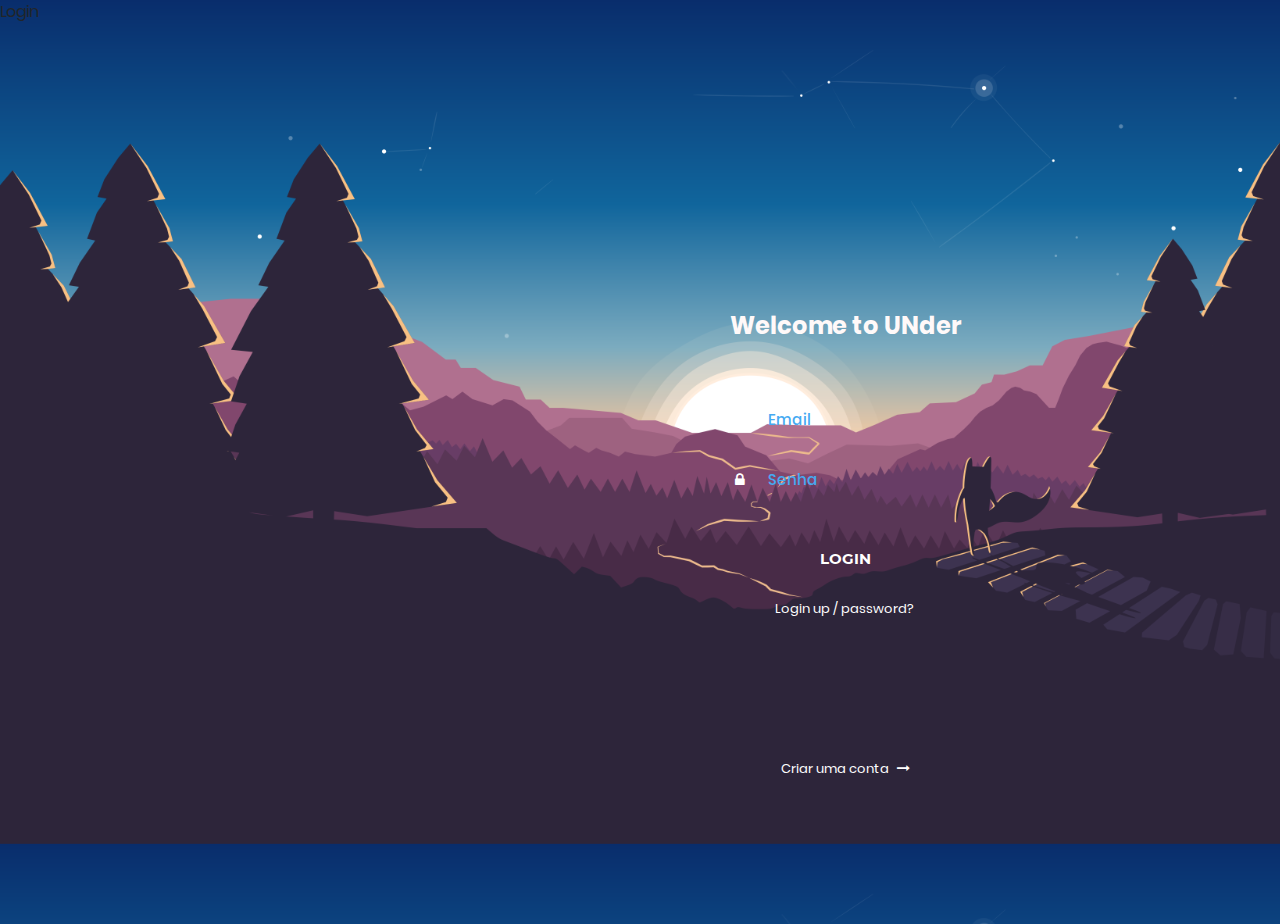
<file: floyd/index.html>
<!DOCTYPE html>
<html lang="pt-br">
Login
	<title>Login</title>
	<meta charset="UTF-8">
	<meta name="viewport" content="width=device-width, initial-scale=1">
<!--===============================================================================================-->	
	<link rel="icon" type="image/png" href=""/>
<!--===============================================================================================-->
	<link rel="stylesheet" type="text/css" href="vendor/bootstrap/css/bootstrap.min.css">
<!--===============================================================================================-->
	<link rel="stylesheet" type="text/css" href="fonts/font-awesome-4.7.0/css/font-awesome.min.css">
<!--===============================================================================================-->
	<link rel="stylesheet" type="text/css" href="vendor/animate/animate.css">
<!--===============================================================================================-->	
	<link rel="stylesheet" type="text/css" href="vendor/css-hamburgers/hamburgers.min.css">
<!--===============================================================================================-->
	<link rel="stylesheet" type="text/css" href="vendor/select2/select2.min.css">
<!--===============================================================================================-->
	<link rel="stylesheet" type="text/css" href="css/util.css">
	<link rel="stylesheet" type="text/css" href="css/main.css">
<!--===============================================================================================-->
</head>
<body background="LVtDUQX.png">
   
	<div class="limiter">
		<div class="container-login100">
			<div class="wrap-login100">
				<div class="login100-pic js-tilt" data-tilt>
				</div>
              
				<form class="login100-form validate-form">
					<span class="login100-form-title">
						Welcome to UNder
					</span>
                
					<div class="wrap-input100 validate-input" data-validate = "Email valido é solicitado: ex@abc.xyz">
						<input class="input100" type="text" name="email" placeholder="Email">
						<span class="focus-input100"></span>
						<span class="symbol-input100">
						<i class="fa fa-envelope" aria-hidden="true"></i>
						</span>
					</div>
					<div class="wrap-input100 validate-input" data-validate = "Senha é solicitada">
						<input class="input100" type="password" name="pass" placeholder="Senha">
						<span class="focus-input100"></span>
						<span class="symbol-input100">
							<i class="fa fa-lock" aria-hidden="true"></i>
						</span>
					</div>
               
					<div class="container-login100-form-btn">
						<button class="login100-form-btn">
							Login
						</button>
					</div>

					<div class="text-center p-t-12">
						<a class="txt1" href="#">
							Login up
						</a>
						<a class="txt2" href="#">
							/
						</a>
						<a class="txt2" href="#">
							password?
						</a>
					</div>
                   
					<div class="text-center p-t-136">
						<a class="txt2" href="criar conta.html">
							Criar uma conta
							<i class="fa fa-long-arrow-right m-l-5" aria-hidden="true"></i>
                        
						</a>
                    
					</div>
			    	</form>
		      	</div>
		    </div>
	          </div>
	
	

	
<!--===============================================================================================-->	
	<script src="vendor/jquery/jquery-3.2.1.min.js"></script>
<!--===============================================================================================-->
	<script src="vendor/bootstrap/js/popper.js"></script>
	<script src="vendor/bootstrap/js/bootstrap.min.js"></script>
<!--===============================================================================================-->
	<script src="vendor/select2/select2.min.js"></script>
<!--===============================================================================================-->
	<script src="vendor/tilt/tilt.jquery.min.js"></script>
	<script >
		$('.js-tilt').tilt({
			scale: 1.1
		})
	</script>
<!--===============================================================================================-->
	<script src="js/main.js"></script>

</body>
</html>
</file>
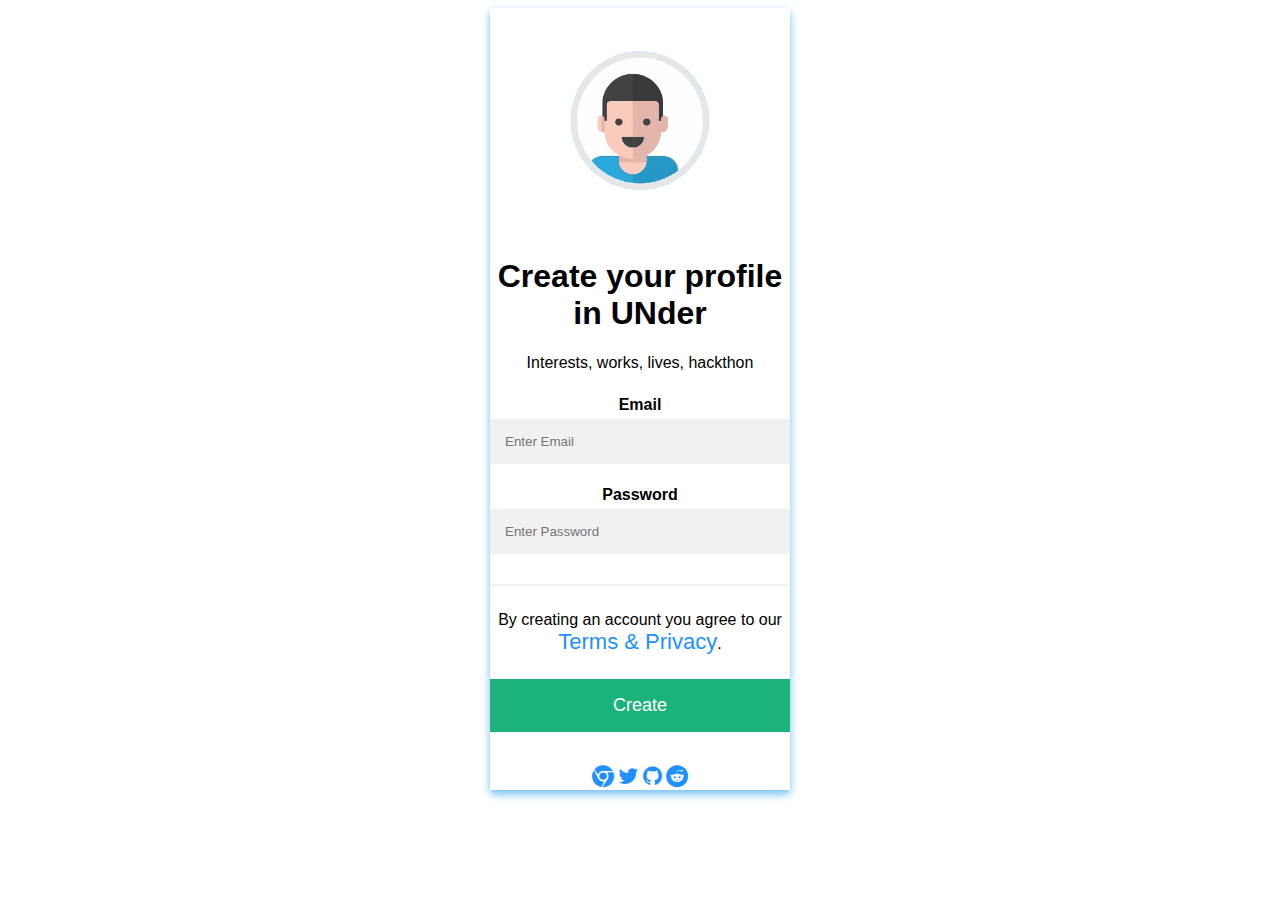
<file: floyd/criar conta.html>
<!DOCTYPE html>
<html>
<head>
<link rel="stylesheet" href="https://cdnjs.cloudflare.com/ajax/libs/font-awesome/4.7.0/css/font-awesome.min.css">
<link rel="stylesheet" type="text/css" href="criarconta.css" />
</head>
<body>

<div class="card">
  <img src="icon4-unscreen.gif" alt="icone1" style="width:100%">
  <h1>Create your profile in UNder</h1>
  <p class="title"></p>
  <p>Interests, works, lives, hackthon</p>
  <div style="margin: 24px 0;">
    <label for="email"><b>Email</b></label>
    <input type="text" placeholder="Enter Email" name="email" id="email" required>

    <label for="psw"><b>Password</b></label>
    <input type="password" placeholder="Enter Password" name="psw" id="psw" required>
    <hr>
    <p>By creating an account you agree to our <a href="#">Terms & Privacy</a>.</p>

    <button type="submit" class="registerbtn">Create</button>
  </div>
    <a href="#"><i class="fa fa-chrome"></i></a> 
    <a href="https://twitter.com/"><i class="fa fa-twitter"></i></a>  
    <a href="#"><i class="fa fa-github"></i></a>  
    <a href="#"><i class="fa fa-reddit"></i></a> 
  </div>
</div>
<a> </a>

</body>
</html>
</file>
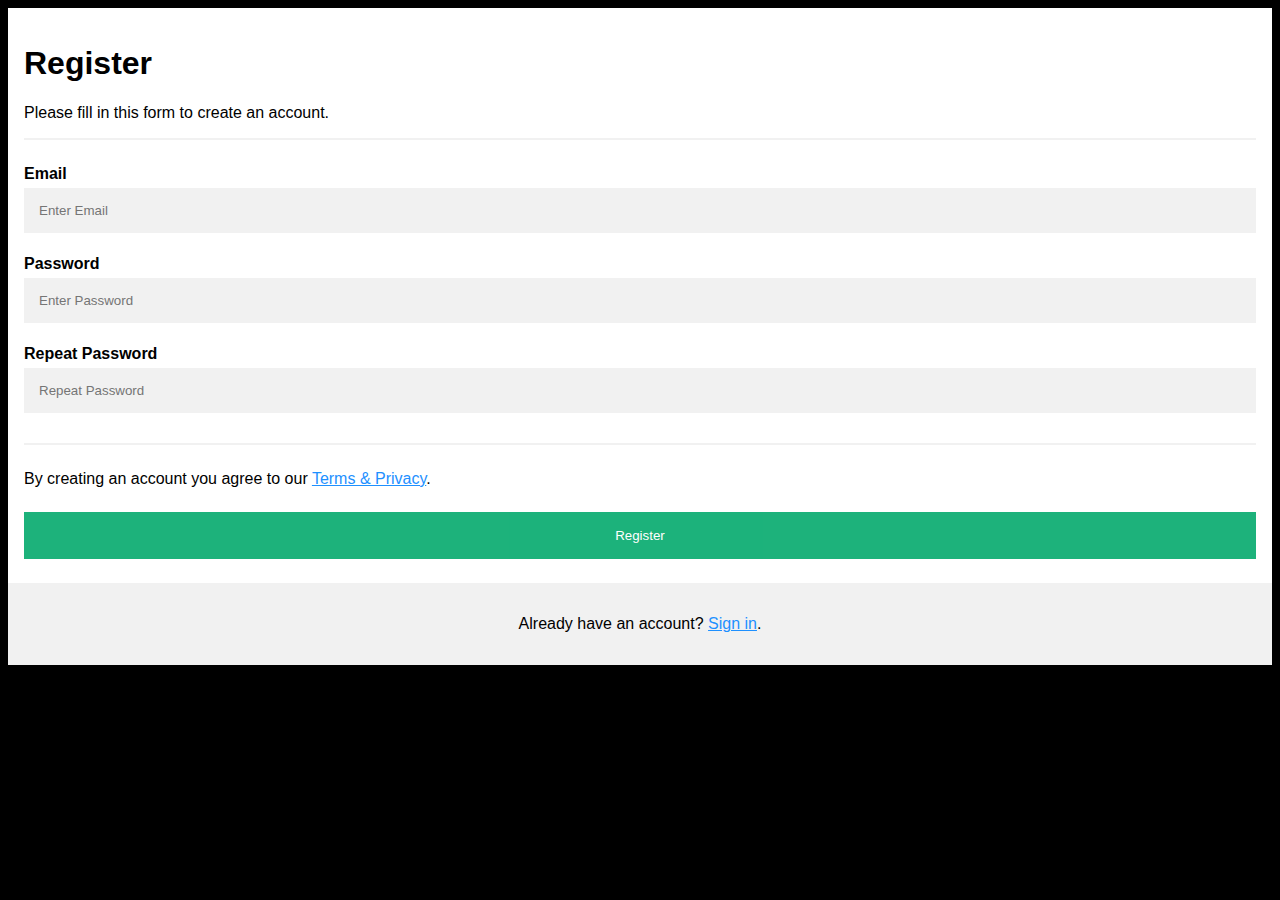
<file: floyd/register/register.html>
<!DOCTYPE html>
<html>
<head>
<meta name="viewport" content="width=device-width, initial-scale=1">
<style>
body {
  font-family: Arial, Helvetica, sans-serif;
  background-color: black;
}

* {
  box-sizing: border-box;
}

/* Add padding to containers */
.container {
  padding: 16px;
  background-color: white;
}

/* Full-width input fields */
input[type=text], input[type=password] {
  width: 100%;
  padding: 15px;
  margin: 5px 0 22px 0;
  display: inline-block;
  border: none;
  background: #f1f1f1;
}

input[type=text]:focus, input[type=password]:focus {
  background-color: #ddd;
  outline: none;
}

/* Overwrite default styles of hr */
hr {
  border: 1px solid #f1f1f1;
  margin-bottom: 25px;
}

/* Set a style for the submit button */
.registerbtn {
  background-color: #04AA6D;
  color: white;
  padding: 16px 20px;
  margin: 8px 0;
  border: none;
  cursor: pointer;
  width: 100%;
  opacity: 0.9;
}

.registerbtn:hover {
  opacity: 1;
}

/* Add a blue text color to links */
a {
  color: dodgerblue;
}

/* Set a grey background color and center the text of the "sign in" section */
.signin {
  background-color: #f1f1f1;
  text-align: center;
}
</style>
</head>
<body>

<form action="/action_page.php">
  <div class="container">
    <h1>Register</h1>
    <p>Please fill in this form to create an account.</p>
    <hr>

    <label for="email"><b>Email</b></label>
    <input type="text" placeholder="Enter Email" name="email" id="email" required>

    <label for="psw"><b>Password</b></label>
    <input type="password" placeholder="Enter Password" name="psw" id="psw" required>

    <label for="psw-repeat"><b>Repeat Password</b></label>
    <input type="password" placeholder="Repeat Password" name="psw-repeat" id="psw-repeat" required>
    <hr>
    <p>By creating an account you agree to our <a href="#">Terms & Privacy</a>.</p>

    <button type="submit" class="registerbtn">Register</button>
  </div>
  
  <div class="container signin">
    <p>Already have an account? <a href="#">Sign in</a>.</p>
  </div>
</form>

</body>
</html>
</file>
<file: floyd/css/util.css>
/*[ FONT SIZE ]
///////////////////////////////////////////////////////////
*/
.fs-1 {font-size: 1px;}
.fs-2 {font-size: 2px;}
.fs-3 {font-size: 3px;}
.fs-4 {font-size: 4px;}
.fs-5 {font-size: 5px;}
.fs-6 {font-size: 6px;}
.fs-7 {font-size: 7px;}
.fs-8 {font-size: 8px;}
.fs-9 {font-size: 9px;}
.fs-10 {font-size: 10px;}
.fs-11 {font-size: 11px;}
.fs-12 {font-size: 12px;}
.fs-13 {font-size: 13px;}
.fs-14 {font-size: 14px;}
.fs-15 {font-size: 15px;}
.fs-16 {font-size: 16px;}
.fs-17 {font-size: 17px;}
.fs-18 {font-size: 18px;}
.fs-19 {font-size: 19px;}
.fs-20 {font-size: 20px;}
.fs-21 {font-size: 21px;}
.fs-22 {font-size: 22px;}
.fs-23 {font-size: 23px;}
.fs-24 {font-size: 24px;}
.fs-25 {font-size: 25px;}
.fs-26 {font-size: 26px;}
.fs-27 {font-size: 27px;}
.fs-28 {font-size: 28px;}
.fs-29 {font-size: 29px;}
.fs-30 {font-size: 30px;}
.fs-31 {font-size: 31px;}
.fs-32 {font-size: 32px;}
.fs-33 {font-size: 33px;}
.fs-34 {font-size: 34px;}
.fs-35 {font-size: 35px;}
.fs-36 {font-size: 36px;}
.fs-37 {font-size: 37px;}
.fs-38 {font-size: 38px;}
.fs-39 {font-size: 39px;}
.fs-40 {font-size: 40px;}
.fs-41 {font-size: 41px;}
.fs-42 {font-size: 42px;}
.fs-43 {font-size: 43px;}
.fs-44 {font-size: 44px;}
.fs-45 {font-size: 45px;}
.fs-46 {font-size: 46px;}
.fs-47 {font-size: 47px;}
.fs-48 {font-size: 48px;}
.fs-49 {font-size: 49px;}
.fs-50 {font-size: 50px;}
.fs-51 {font-size: 51px;}
.fs-52 {font-size: 52px;}
.fs-53 {font-size: 53px;}
.fs-54 {font-size: 54px;}
.fs-55 {font-size: 55px;}
.fs-56 {font-size: 56px;}
.fs-57 {font-size: 57px;}
.fs-58 {font-size: 58px;}
.fs-59 {font-size: 59px;}
.fs-60 {font-size: 60px;}
.fs-61 {font-size: 61px;}
.fs-62 {font-size: 62px;}
.fs-63 {font-size: 63px;}
.fs-64 {font-size: 64px;}
.fs-65 {font-size: 65px;}
.fs-66 {font-size: 66px;}
.fs-67 {font-size: 67px;}
.fs-68 {font-size: 68px;}
.fs-69 {font-size: 69px;}
.fs-70 {font-size: 70px;}
.fs-71 {font-size: 71px;}
.fs-72 {font-size: 72px;}
.fs-73 {font-size: 73px;}
.fs-74 {font-size: 74px;}
.fs-75 {font-size: 75px;}
.fs-76 {font-size: 76px;}
.fs-77 {font-size: 77px;}
.fs-78 {font-size: 78px;}
.fs-79 {font-size: 79px;}
.fs-80 {font-size: 80px;}
.fs-81 {font-size: 81px;}
.fs-82 {font-size: 82px;}
.fs-83 {font-size: 83px;}
.fs-84 {font-size: 84px;}
.fs-85 {font-size: 85px;}
.fs-86 {font-size: 86px;}
.fs-87 {font-size: 87px;}
.fs-88 {font-size: 88px;}
.fs-89 {font-size: 89px;}
.fs-90 {font-size: 90px;}
.fs-91 {font-size: 91px;}
.fs-92 {font-size: 92px;}
.fs-93 {font-size: 93px;}
.fs-94 {font-size: 94px;}
.fs-95 {font-size: 95px;}
.fs-96 {font-size: 96px;}
.fs-97 {font-size: 97px;}
.fs-98 {font-size: 98px;}
.fs-99 {font-size: 99px;}
.fs-100 {font-size: 100px;}
.fs-101 {font-size: 101px;}
.fs-102 {font-size: 102px;}
.fs-103 {font-size: 103px;}
.fs-104 {font-size: 104px;}
.fs-105 {font-size: 105px;}
.fs-106 {font-size: 106px;}
.fs-107 {font-size: 107px;}
.fs-108 {font-size: 108px;}
.fs-109 {font-size: 109px;}
.fs-110 {font-size: 110px;}
.fs-111 {font-size: 111px;}
.fs-112 {font-size: 112px;}
.fs-113 {font-size: 113px;}
.fs-114 {font-size: 114px;}
.fs-115 {font-size: 115px;}
.fs-116 {font-size: 116px;}
.fs-117 {font-size: 117px;}
.fs-118 {font-size: 118px;}
.fs-119 {font-size: 119px;}
.fs-120 {font-size: 120px;}
.fs-121 {font-size: 121px;}
.fs-122 {font-size: 122px;}
.fs-123 {font-size: 123px;}
.fs-124 {font-size: 124px;}
.fs-125 {font-size: 125px;}
.fs-126 {font-size: 126px;}
.fs-127 {font-size: 127px;}
.fs-128 {font-size: 128px;}
.fs-129 {font-size: 129px;}
.fs-130 {font-size: 130px;}
.fs-131 {font-size: 131px;}
.fs-132 {font-size: 132px;}
.fs-133 {font-size: 133px;}
.fs-134 {font-size: 134px;}
.fs-135 {font-size: 135px;}
.fs-136 {font-size: 136px;}
.fs-137 {font-size: 137px;}
.fs-138 {font-size: 138px;}
.fs-139 {font-size: 139px;}
.fs-140 {font-size: 140px;}
.fs-141 {font-size: 141px;}
.fs-142 {font-size: 142px;}
.fs-143 {font-size: 143px;}
.fs-144 {font-size: 144px;}
.fs-145 {font-size: 145px;}
.fs-146 {font-size: 146px;}
.fs-147 {font-size: 147px;}
.fs-148 {font-size: 148px;}
.fs-149 {font-size: 149px;}
.fs-150 {font-size: 150px;}
.fs-151 {font-size: 151px;}
.fs-152 {font-size: 152px;}
.fs-153 {font-size: 153px;}
.fs-154 {font-size: 154px;}
.fs-155 {font-size: 155px;}
.fs-156 {font-size: 156px;}
.fs-157 {font-size: 157px;}
.fs-158 {font-size: 158px;}
.fs-159 {font-size: 159px;}
.fs-160 {font-size: 160px;}
.fs-161 {font-size: 161px;}
.fs-162 {font-size: 162px;}
.fs-163 {font-size: 163px;}
.fs-164 {font-size: 164px;}
.fs-165 {font-size: 165px;}
.fs-166 {font-size: 166px;}
.fs-167 {font-size: 167px;}
.fs-168 {font-size: 168px;}
.fs-169 {font-size: 169px;}
.fs-170 {font-size: 170px;}
.fs-171 {font-size: 171px;}
.fs-172 {font-size: 172px;}
.fs-173 {font-size: 173px;}
.fs-174 {font-size: 174px;}
.fs-175 {font-size: 175px;}
.fs-176 {font-size: 176px;}
.fs-177 {font-size: 177px;}
.fs-178 {font-size: 178px;}
.fs-179 {font-size: 179px;}
.fs-180 {font-size: 180px;}
.fs-181 {font-size: 181px;}
.fs-182 {font-size: 182px;}
.fs-183 {font-size: 183px;}
.fs-184 {font-size: 184px;}
.fs-185 {font-size: 185px;}
.fs-186 {font-size: 186px;}
.fs-187 {font-size: 187px;}
.fs-188 {font-size: 188px;}
.fs-189 {font-size: 189px;}
.fs-190 {font-size: 190px;}
.fs-191 {font-size: 191px;}
.fs-192 {font-size: 192px;}
.fs-193 {font-size: 193px;}
.fs-194 {font-size: 194px;}
.fs-195 {font-size: 195px;}
.fs-196 {font-size: 196px;}
.fs-197 {font-size: 197px;}
.fs-198 {font-size: 198px;}
.fs-199 {font-size: 199px;}
.fs-200 {font-size: 200px;}

/*[ PADDING ]
///////////////////////////////////////////////////////////
*/
.p-t-0 {padding-top: 0px;}
.p-t-1 {padding-top: 1px;}
.p-t-2 {padding-top: 2px;}
.p-t-3 {padding-top: 3px;}
.p-t-4 {padding-top: 4px;}
.p-t-5 {padding-top: 5px;}
.p-t-6 {padding-top: 6px;}
.p-t-7 {padding-top: 7px;}
.p-t-8 {padding-top: 8px;}
.p-t-9 {padding-top: 9px;}
.p-t-10 {padding-top: 10px;}
.p-t-11 {padding-top: 11px;}
.p-t-12 {padding-top: 12px;}
.p-t-13 {padding-top: 13px;}
.p-t-14 {padding-top: 14px;}
.p-t-15 {padding-top: 15px;}
.p-t-16 {padding-top: 16px;}
.p-t-17 {padding-top: 17px;}
.p-t-18 {padding-top: 18px;}
.p-t-19 {padding-top: 19px;}
.p-t-20 {padding-top: 20px;}
.p-t-21 {padding-top: 21px;}
.p-t-22 {padding-top: 22px;}
.p-t-23 {padding-top: 23px;}
.p-t-24 {padding-top: 24px;}
.p-t-25 {padding-top: 25px;}
.p-t-26 {padding-top: 26px;}
.p-t-27 {padding-top: 27px;}
.p-t-28 {padding-top: 28px;}
.p-t-29 {padding-top: 29px;}
.p-t-30 {padding-top: 30px;}
.p-t-31 {padding-top: 31px;}
.p-t-32 {padding-top: 32px;}
.p-t-33 {padding-top: 33px;}
.p-t-34 {padding-top: 34px;}
.p-t-35 {padding-top: 35px;}
.p-t-36 {padding-top: 36px;}
.p-t-37 {padding-top: 37px;}
.p-t-38 {padding-top: 38px;}
.p-t-39 {padding-top: 39px;}
.p-t-40 {padding-top: 40px;}
.p-t-41 {padding-top: 41px;}
.p-t-42 {padding-top: 42px;}
.p-t-43 {padding-top: 43px;}
.p-t-44 {padding-top: 44px;}
.p-t-45 {padding-top: 45px;}
.p-t-46 {padding-top: 46px;}
.p-t-47 {padding-top: 47px;}
.p-t-48 {padding-top: 48px;}
.p-t-49 {padding-top: 49px;}
.p-t-50 {padding-top: 50px;}
.p-t-51 {padding-top: 51px;}
.p-t-52 {padding-top: 52px;}
.p-t-53 {padding-top: 53px;}
.p-t-54 {padding-top: 54px;}
.p-t-55 {padding-top: 55px;}
.p-t-56 {padding-top: 56px;}
.p-t-57 {padding-top: 57px;}
.p-t-58 {padding-top: 58px;}
.p-t-59 {padding-top: 59px;}
.p-t-60 {padding-top: 60px;}
.p-t-61 {padding-top: 61px;}
.p-t-62 {padding-top: 62px;}
.p-t-63 {padding-top: 63px;}
.p-t-64 {padding-top: 64px;}
.p-t-65 {padding-top: 65px;}
.p-t-66 {padding-top: 66px;}
.p-t-67 {padding-top: 67px;}
.p-t-68 {padding-top: 68px;}
.p-t-69 {padding-top: 69px;}
.p-t-70 {padding-top: 70px;}
.p-t-71 {padding-top: 71px;}
.p-t-72 {padding-top: 72px;}
.p-t-73 {padding-top: 73px;}
.p-t-74 {padding-top: 74px;}
.p-t-75 {padding-top: 75px;}
.p-t-76 {padding-top: 76px;}
.p-t-77 {padding-top: 77px;}
.p-t-78 {padding-top: 78px;}
.p-t-79 {padding-top: 79px;}
.p-t-80 {padding-top: 80px;}
.p-t-81 {padding-top: 81px;}
.p-t-82 {padding-top: 82px;}
.p-t-83 {padding-top: 83px;}
.p-t-84 {padding-top: 84px;}
.p-t-85 {padding-top: 85px;}
.p-t-86 {padding-top: 86px;}
.p-t-87 {padding-top: 87px;}
.p-t-88 {padding-top: 88px;}
.p-t-89 {padding-top: 89px;}
.p-t-90 {padding-top: 90px;}
.p-t-91 {padding-top: 91px;}
.p-t-92 {padding-top: 92px;}
.p-t-93 {padding-top: 93px;}
.p-t-94 {padding-top: 94px;}
.p-t-95 {padding-top: 95px;}
.p-t-96 {padding-top: 96px;}
.p-t-97 {padding-top: 97px;}
.p-t-98 {padding-top: 98px;}
.p-t-99 {padding-top: 99px;}
.p-t-100 {padding-top: 100px;}
.p-t-101 {padding-top: 101px;}
.p-t-102 {padding-top: 102px;}
.p-t-103 {padding-top: 103px;}
.p-t-104 {padding-top: 104px;}
.p-t-105 {padding-top: 105px;}
.p-t-106 {padding-top: 106px;}
.p-t-107 {padding-top: 107px;}
.p-t-108 {padding-top: 108px;}
.p-t-109 {padding-top: 109px;}
.p-t-110 {padding-top: 110px;}
.p-t-111 {padding-top: 111px;}
.p-t-112 {padding-top: 112px;}
.p-t-113 {padding-top: 113px;}
.p-t-114 {padding-top: 114px;}
.p-t-115 {padding-top: 115px;}
.p-t-116 {padding-top: 116px;}
.p-t-117 {padding-top: 117px;}
.p-t-118 {padding-top: 118px;}
.p-t-119 {padding-top: 119px;}
.p-t-120 {padding-top: 120px;}
.p-t-121 {padding-top: 121px;}
.p-t-122 {padding-top: 122px;}
.p-t-123 {padding-top: 123px;}
.p-t-124 {padding-top: 124px;}
.p-t-125 {padding-top: 125px;}
.p-t-126 {padding-top: 126px;}
.p-t-127 {padding-top: 127px;}
.p-t-128 {padding-top: 128px;}
.p-t-129 {padding-top: 129px;}
.p-t-130 {padding-top: 130px;}
.p-t-131 {padding-top: 131px;}
.p-t-132 {padding-top: 132px;}
.p-t-133 {padding-top: 133px;}
.p-t-134 {padding-top: 134px;}
.p-t-135 {padding-top: 135px;}
.p-t-136 {padding-top: 136px;}
.p-t-137 {padding-top: 137px;}
.p-t-138 {padding-top: 138px;}
.p-t-139 {padding-top: 139px;}
.p-t-140 {padding-top: 140px;}
.p-t-141 {padding-top: 141px;}
.p-t-142 {padding-top: 142px;}
.p-t-143 {padding-top: 143px;}
.p-t-144 {padding-top: 144px;}
.p-t-145 {padding-top: 145px;}
.p-t-146 {padding-top: 146px;}
.p-t-147 {padding-top: 147px;}
.p-t-148 {padding-top: 148px;}
.p-t-149 {padding-top: 149px;}
.p-t-150 {padding-top: 150px;}
.p-t-151 {padding-top: 151px;}
.p-t-152 {padding-top: 152px;}
.p-t-153 {padding-top: 153px;}
.p-t-154 {padding-top: 154px;}
.p-t-155 {padding-top: 155px;}
.p-t-156 {padding-top: 156px;}
.p-t-157 {padding-top: 157px;}
.p-t-158 {padding-top: 158px;}
.p-t-159 {padding-top: 159px;}
.p-t-160 {padding-top: 160px;}
.p-t-161 {padding-top: 161px;}
.p-t-162 {padding-top: 162px;}
.p-t-163 {padding-top: 163px;}
.p-t-164 {padding-top: 164px;}
.p-t-165 {padding-top: 165px;}
.p-t-166 {padding-top: 166px;}
.p-t-167 {padding-top: 167px;}
.p-t-168 {padding-top: 168px;}
.p-t-169 {padding-top: 169px;}
.p-t-170 {padding-top: 170px;}
.p-t-171 {padding-top: 171px;}
.p-t-172 {padding-top: 172px;}
.p-t-173 {padding-top: 173px;}
.p-t-174 {padding-top: 174px;}
.p-t-175 {padding-top: 175px;}
.p-t-176 {padding-top: 176px;}
.p-t-177 {padding-top: 177px;}
.p-t-178 {padding-top: 178px;}
.p-t-179 {padding-top: 179px;}
.p-t-180 {padding-top: 180px;}
.p-t-181 {padding-top: 181px;}
.p-t-182 {padding-top: 182px;}
.p-t-183 {padding-top: 183px;}
.p-t-184 {padding-top: 184px;}
.p-t-185 {padding-top: 185px;}
.p-t-186 {padding-top: 186px;}
.p-t-187 {padding-top: 187px;}
.p-t-188 {padding-top: 188px;}
.p-t-189 {padding-top: 189px;}
.p-t-190 {padding-top: 190px;}
.p-t-191 {padding-top: 191px;}
.p-t-192 {padding-top: 192px;}
.p-t-193 {padding-top: 193px;}
.p-t-194 {padding-top: 194px;}
.p-t-195 {padding-top: 195px;}
.p-t-196 {padding-top: 196px;}
.p-t-197 {padding-top: 197px;}
.p-t-198 {padding-top: 198px;}
.p-t-199 {padding-top: 199px;}
.p-t-200 {padding-top: 200px;}
.p-t-201 {padding-top: 201px;}
.p-t-202 {padding-top: 202px;}
.p-t-203 {padding-top: 203px;}
.p-t-204 {padding-top: 204px;}
.p-t-205 {padding-top: 205px;}
.p-t-206 {padding-top: 206px;}
.p-t-207 {padding-top: 207px;}
.p-t-208 {padding-top: 208px;}
.p-t-209 {padding-top: 209px;}
.p-t-210 {padding-top: 210px;}
.p-t-211 {padding-top: 211px;}
.p-t-212 {padding-top: 212px;}
.p-t-213 {padding-top: 213px;}
.p-t-214 {padding-top: 214px;}
.p-t-215 {padding-top: 215px;}
.p-t-216 {padding-top: 216px;}
.p-t-217 {padding-top: 217px;}
.p-t-218 {padding-top: 218px;}
.p-t-219 {padding-top: 219px;}
.p-t-220 {padding-top: 220px;}
.p-t-221 {padding-top: 221px;}
.p-t-222 {padding-top: 222px;}
.p-t-223 {padding-top: 223px;}
.p-t-224 {padding-top: 224px;}
.p-t-225 {padding-top: 225px;}
.p-t-226 {padding-top: 226px;}
.p-t-227 {padding-top: 227px;}
.p-t-228 {padding-top: 228px;}
.p-t-229 {padding-top: 229px;}
.p-t-230 {padding-top: 230px;}
.p-t-231 {padding-top: 231px;}
.p-t-232 {padding-top: 232px;}
.p-t-233 {padding-top: 233px;}
.p-t-234 {padding-top: 234px;}
.p-t-235 {padding-top: 235px;}
.p-t-236 {padding-top: 236px;}
.p-t-237 {padding-top: 237px;}
.p-t-238 {padding-top: 238px;}
.p-t-239 {padding-top: 239px;}
.p-t-240 {padding-top: 240px;}
.p-t-241 {padding-top: 241px;}
.p-t-242 {padding-top: 242px;}
.p-t-243 {padding-top: 243px;}
.p-t-244 {padding-top: 244px;}
.p-t-245 {padding-top: 245px;}
.p-t-246 {padding-top: 246px;}
.p-t-247 {padding-top: 247px;}
.p-t-248 {padding-top: 248px;}
.p-t-249 {padding-top: 249px;}
.p-t-250 {padding-top: 250px;}
.p-b-0 {padding-bottom: 0px;}
.p-b-1 {padding-bottom: 1px;}
.p-b-2 {padding-bottom: 2px;}
.p-b-3 {padding-bottom: 3px;}
.p-b-4 {padding-bottom: 4px;}
.p-b-5 {padding-bottom: 5px;}
.p-b-6 {padding-bottom: 6px;}
.p-b-7 {padding-bottom: 7px;}
.p-b-8 {padding-bottom: 8px;}
.p-b-9 {padding-bottom: 9px;}
.p-b-10 {padding-bottom: 10px;}
.p-b-11 {padding-bottom: 11px;}
.p-b-12 {padding-bottom: 12px;}
.p-b-13 {padding-bottom: 13px;}
.p-b-14 {padding-bottom: 14px;}
.p-b-15 {padding-bottom: 15px;}
.p-b-16 {padding-bottom: 16px;}
.p-b-17 {padding-bottom: 17px;}
.p-b-18 {padding-bottom: 18px;}
.p-b-19 {padding-bottom: 19px;}
.p-b-20 {padding-bottom: 20px;}
.p-b-21 {padding-bottom: 21px;}
.p-b-22 {padding-bottom: 22px;}
.p-b-23 {padding-bottom: 23px;}
.p-b-24 {padding-bottom: 24px;}
.p-b-25 {padding-bottom: 25px;}
.p-b-26 {padding-bottom: 26px;}
.p-b-27 {padding-bottom: 27px;}
.p-b-28 {padding-bottom: 28px;}
.p-b-29 {padding-bottom: 29px;}
.p-b-30 {padding-bottom: 30px;}
.p-b-31 {padding-bottom: 31px;}
.p-b-32 {padding-bottom: 32px;}
.p-b-33 {padding-bottom: 33px;}
.p-b-34 {padding-bottom: 34px;}
.p-b-35 {padding-bottom: 35px;}
.p-b-36 {padding-bottom: 36px;}
.p-b-37 {padding-bottom: 37px;}
.p-b-38 {padding-bottom: 38px;}
.p-b-39 {padding-bottom: 39px;}
.p-b-40 {padding-bottom: 40px;}
.p-b-41 {padding-bottom: 41px;}
.p-b-42 {padding-bottom: 42px;}
.p-b-43 {padding-bottom: 43px;}
.p-b-44 {padding-bottom: 44px;}
.p-b-45 {padding-bottom: 45px;}
.p-b-46 {padding-bottom: 46px;}
.p-b-47 {padding-bottom: 47px;}
.p-b-48 {padding-bottom: 48px;}
.p-b-49 {padding-bottom: 49px;}
.p-b-50 {padding-bottom: 50px;}
.p-b-51 {padding-bottom: 51px;}
.p-b-52 {padding-bottom: 52px;}
.p-b-53 {padding-bottom: 53px;}
.p-b-54 {padding-bottom: 54px;}
.p-b-55 {padding-bottom: 55px;}
.p-b-56 {padding-bottom: 56px;}
.p-b-57 {padding-bottom: 57px;}
.p-b-58 {padding-bottom: 58px;}
.p-b-59 {padding-bottom: 59px;}
.p-b-60 {padding-bottom: 60px;}
.p-b-61 {padding-bottom: 61px;}
.p-b-62 {padding-bottom: 62px;}
.p-b-63 {padding-bottom: 63px;}
.p-b-64 {padding-bottom: 64px;}
.p-b-65 {padding-bottom: 65px;}
.p-b-66 {padding-bottom: 66px;}
.p-b-67 {padding-bottom: 67px;}
.p-b-68 {padding-bottom: 68px;}
.p-b-69 {padding-bottom: 69px;}
.p-b-70 {padding-bottom: 70px;}
.p-b-71 {padding-bottom: 71px;}
.p-b-72 {padding-bottom: 72px;}
.p-b-73 {padding-bottom: 73px;}
.p-b-74 {padding-bottom: 74px;}
.p-b-75 {padding-bottom: 75px;}
.p-b-76 {padding-bottom: 76px;}
.p-b-77 {padding-bottom: 77px;}
.p-b-78 {padding-bottom: 78px;}
.p-b-79 {padding-bottom: 79px;}
.p-b-80 {padding-bottom: 80px;}
.p-b-81 {padding-bottom: 81px;}
.p-b-82 {padding-bottom: 82px;}
.p-b-83 {padding-bottom: 83px;}
.p-b-84 {padding-bottom: 84px;}
.p-b-85 {padding-bottom: 85px;}
.p-b-86 {padding-bottom: 86px;}
.p-b-87 {padding-bottom: 87px;}
.p-b-88 {padding-bottom: 88px;}
.p-b-89 {padding-bottom: 89px;}
.p-b-90 {padding-bottom: 90px;}
.p-b-91 {padding-bottom: 91px;}
.p-b-92 {padding-bottom: 92px;}
.p-b-93 {padding-bottom: 93px;}
.p-b-94 {padding-bottom: 94px;}
.p-b-95 {padding-bottom: 95px;}
.p-b-96 {padding-bottom: 96px;}
.p-b-97 {padding-bottom: 97px;}
.p-b-98 {padding-bottom: 98px;}
.p-b-99 {padding-bottom: 99px;}
.p-b-100 {padding-bottom: 100px;}
.p-b-101 {padding-bottom: 101px;}
.p-b-102 {padding-bottom: 102px;}
.p-b-103 {padding-bottom: 103px;}
.p-b-104 {padding-bottom: 104px;}
.p-b-105 {padding-bottom: 105px;}
.p-b-106 {padding-bottom: 106px;}
.p-b-107 {padding-bottom: 107px;}
.p-b-108 {padding-bottom: 108px;}
.p-b-109 {padding-bottom: 109px;}
.p-b-110 {padding-bottom: 110px;}
.p-b-111 {padding-bottom: 111px;}
.p-b-112 {padding-bottom: 112px;}
.p-b-113 {padding-bottom: 113px;}
.p-b-114 {padding-bottom: 114px;}
.p-b-115 {padding-bottom: 115px;}
.p-b-116 {padding-bottom: 116px;}
.p-b-117 {padding-bottom: 117px;}
.p-b-118 {padding-bottom: 118px;}
.p-b-119 {padding-bottom: 119px;}
.p-b-120 {padding-bottom: 120px;}
.p-b-121 {padding-bottom: 121px;}
.p-b-122 {padding-bottom: 122px;}
.p-b-123 {padding-bottom: 123px;}
.p-b-124 {padding-bottom: 124px;}
.p-b-125 {padding-bottom: 125px;}
.p-b-126 {padding-bottom: 126px;}
.p-b-127 {padding-bottom: 127px;}
.p-b-128 {padding-bottom: 128px;}
.p-b-129 {padding-bottom: 129px;}
.p-b-130 {padding-bottom: 130px;}
.p-b-131 {padding-bottom: 131px;}
.p-b-132 {padding-bottom: 132px;}
.p-b-133 {padding-bottom: 133px;}
.p-b-134 {padding-bottom: 134px;}
.p-b-135 {padding-bottom: 135px;}
.p-b-136 {padding-bottom: 136px;}
.p-b-137 {padding-bottom: 137px;}
.p-b-138 {padding-bottom: 138px;}
.p-b-139 {padding-bottom: 139px;}
.p-b-140 {padding-bottom: 140px;}
.p-b-141 {padding-bottom: 141px;}
.p-b-142 {padding-bottom: 142px;}
.p-b-143 {padding-bottom: 143px;}
.p-b-144 {padding-bottom: 144px;}
.p-b-145 {padding-bottom: 145px;}
.p-b-146 {padding-bottom: 146px;}
.p-b-147 {padding-bottom: 147px;}
.p-b-148 {padding-bottom: 148px;}
.p-b-149 {padding-bottom: 149px;}
.p-b-150 {padding-bottom: 150px;}
.p-b-151 {padding-bottom: 151px;}
.p-b-152 {padding-bottom: 152px;}
.p-b-153 {padding-bottom: 153px;}
.p-b-154 {padding-bottom: 154px;}
.p-b-155 {padding-bottom: 155px;}
.p-b-156 {padding-bottom: 156px;}
.p-b-157 {padding-bottom: 157px;}
.p-b-158 {padding-bottom: 158px;}
.p-b-159 {padding-bottom: 159px;}
.p-b-160 {padding-bottom: 160px;}
.p-b-161 {padding-bottom: 161px;}
.p-b-162 {padding-bottom: 162px;}
.p-b-163 {padding-bottom: 163px;}
.p-b-164 {padding-bottom: 164px;}
.p-b-165 {padding-bottom: 165px;}
.p-b-166 {padding-bottom: 166px;}
.p-b-167 {padding-bottom: 167px;}
.p-b-168 {padding-bottom: 168px;}
.p-b-169 {padding-bottom: 169px;}
.p-b-170 {padding-bottom: 170px;}
.p-b-171 {padding-bottom: 171px;}
.p-b-172 {padding-bottom: 172px;}
.p-b-173 {padding-bottom: 173px;}
.p-b-174 {padding-bottom: 174px;}
.p-b-175 {padding-bottom: 175px;}
.p-b-176 {padding-bottom: 176px;}
.p-b-177 {padding-bottom: 177px;}
.p-b-178 {padding-bottom: 178px;}
.p-b-179 {padding-bottom: 179px;}
.p-b-180 {padding-bottom: 180px;}
.p-b-181 {padding-bottom: 181px;}
.p-b-182 {padding-bottom: 182px;}
.p-b-183 {padding-bottom: 183px;}
.p-b-184 {padding-bottom: 184px;}
.p-b-185 {padding-bottom: 185px;}
.p-b-186 {padding-bottom: 186px;}
.p-b-187 {padding-bottom: 187px;}
.p-b-188 {padding-bottom: 188px;}
.p-b-189 {padding-bottom: 189px;}
.p-b-190 {padding-bottom: 190px;}
.p-b-191 {padding-bottom: 191px;}
.p-b-192 {padding-bottom: 192px;}
.p-b-193 {padding-bottom: 193px;}
.p-b-194 {padding-bottom: 194px;}
.p-b-195 {padding-bottom: 195px;}
.p-b-196 {padding-bottom: 196px;}
.p-b-197 {padding-bottom: 197px;}
.p-b-198 {padding-bottom: 198px;}
.p-b-199 {padding-bottom: 199px;}
.p-b-200 {padding-bottom: 200px;}
.p-b-201 {padding-bottom: 201px;}
.p-b-202 {padding-bottom: 202px;}
.p-b-203 {padding-bottom: 203px;}
.p-b-204 {padding-bottom: 204px;}
.p-b-205 {padding-bottom: 205px;}
.p-b-206 {padding-bottom: 206px;}
.p-b-207 {padding-bottom: 207px;}
.p-b-208 {padding-bottom: 208px;}
.p-b-209 {padding-bottom: 209px;}
.p-b-210 {padding-bottom: 210px;}
.p-b-211 {padding-bottom: 211px;}
.p-b-212 {padding-bottom: 212px;}
.p-b-213 {padding-bottom: 213px;}
.p-b-214 {padding-bottom: 214px;}
.p-b-215 {padding-bottom: 215px;}
.p-b-216 {padding-bottom: 216px;}
.p-b-217 {padding-bottom: 217px;}
.p-b-218 {padding-bottom: 218px;}
.p-b-219 {padding-bottom: 219px;}
.p-b-220 {padding-bottom: 220px;}
.p-b-221 {padding-bottom: 221px;}
.p-b-222 {padding-bottom: 222px;}
.p-b-223 {padding-bottom: 223px;}
.p-b-224 {padding-bottom: 224px;}
.p-b-225 {padding-bottom: 225px;}
.p-b-226 {padding-bottom: 226px;}
.p-b-227 {padding-bottom: 227px;}
.p-b-228 {padding-bottom: 228px;}
.p-b-229 {padding-bottom: 229px;}
.p-b-230 {padding-bottom: 230px;}
.p-b-231 {padding-bottom: 231px;}
.p-b-232 {padding-bottom: 232px;}
.p-b-233 {padding-bottom: 233px;}
.p-b-234 {padding-bottom: 234px;}
.p-b-235 {padding-bottom: 235px;}
.p-b-236 {padding-bottom: 236px;}
.p-b-237 {padding-bottom: 237px;}
.p-b-238 {padding-bottom: 238px;}
.p-b-239 {padding-bottom: 239px;}
.p-b-240 {padding-bottom: 240px;}
.p-b-241 {padding-bottom: 241px;}
.p-b-242 {padding-bottom: 242px;}
.p-b-243 {padding-bottom: 243px;}
.p-b-244 {padding-bottom: 244px;}
.p-b-245 {padding-bottom: 245px;}
.p-b-246 {padding-bottom: 246px;}
.p-b-247 {padding-bottom: 247px;}
.p-b-248 {padding-bottom: 248px;}
.p-b-249 {padding-bottom: 249px;}
.p-b-250 {padding-bottom: 250px;}
.p-l-0 {padding-left: 0px;}
.p-l-1 {padding-left: 1px;}
.p-l-2 {padding-left: 2px;}
.p-l-3 {padding-left: 3px;}
.p-l-4 {padding-left: 4px;}
.p-l-5 {padding-left: 5px;}
.p-l-6 {padding-left: 6px;}
.p-l-7 {padding-left: 7px;}
.p-l-8 {padding-left: 8px;}
.p-l-9 {padding-left: 9px;}
.p-l-10 {padding-left: 10px;}
.p-l-11 {padding-left: 11px;}
.p-l-12 {padding-left: 12px;}
.p-l-13 {padding-left: 13px;}
.p-l-14 {padding-left: 14px;}
.p-l-15 {padding-left: 15px;}
.p-l-16 {padding-left: 16px;}
.p-l-17 {padding-left: 17px;}
.p-l-18 {padding-left: 18px;}
.p-l-19 {padding-left: 19px;}
.p-l-20 {padding-left: 20px;}
.p-l-21 {padding-left: 21px;}
.p-l-22 {padding-left: 22px;}
.p-l-23 {padding-left: 23px;}
.p-l-24 {padding-left: 24px;}
.p-l-25 {padding-left: 25px;}
.p-l-26 {padding-left: 26px;}
.p-l-27 {padding-left: 27px;}
.p-l-28 {padding-left: 28px;}
.p-l-29 {padding-left: 29px;}
.p-l-30 {padding-left: 30px;}
.p-l-31 {padding-left: 31px;}
.p-l-32 {padding-left: 32px;}
.p-l-33 {padding-left: 33px;}
.p-l-34 {padding-left: 34px;}
.p-l-35 {padding-left: 35px;}
.p-l-36 {padding-left: 36px;}
.p-l-37 {padding-left: 37px;}
.p-l-38 {padding-left: 38px;}
.p-l-39 {padding-left: 39px;}
.p-l-40 {padding-left: 40px;}
.p-l-41 {padding-left: 41px;}
.p-l-42 {padding-left: 42px;}
.p-l-43 {padding-left: 43px;}
.p-l-44 {padding-left: 44px;}
.p-l-45 {padding-left: 45px;}
.p-l-46 {padding-left: 46px;}
.p-l-47 {padding-left: 47px;}
.p-l-48 {padding-left: 48px;}
.p-l-49 {padding-left: 49px;}
.p-l-50 {padding-left: 50px;}
.p-l-51 {padding-left: 51px;}
.p-l-52 {padding-left: 52px;}
.p-l-53 {padding-left: 53px;}
.p-l-54 {padding-left: 54px;}
.p-l-55 {padding-left: 55px;}
.p-l-56 {padding-left: 56px;}
.p-l-57 {padding-left: 57px;}
.p-l-58 {padding-left: 58px;}
.p-l-59 {padding-left: 59px;}
.p-l-60 {padding-left: 60px;}
.p-l-61 {padding-left: 61px;}
.p-l-62 {padding-left: 62px;}
.p-l-63 {padding-left: 63px;}
.p-l-64 {padding-left: 64px;}
.p-l-65 {padding-left: 65px;}
.p-l-66 {padding-left: 66px;}
.p-l-67 {padding-left: 67px;}
.p-l-68 {padding-left: 68px;}
.p-l-69 {padding-left: 69px;}
.p-l-70 {padding-left: 70px;}
.p-l-71 {padding-left: 71px;}
.p-l-72 {padding-left: 72px;}
.p-l-73 {padding-left: 73px;}
.p-l-74 {padding-left: 74px;}
.p-l-75 {padding-left: 75px;}
.p-l-76 {padding-left: 76px;}
.p-l-77 {padding-left: 77px;}
.p-l-78 {padding-left: 78px;}
.p-l-79 {padding-left: 79px;}
.p-l-80 {padding-left: 80px;}
.p-l-81 {padding-left: 81px;}
.p-l-82 {padding-left: 82px;}
.p-l-83 {padding-left: 83px;}
.p-l-84 {padding-left: 84px;}
.p-l-85 {padding-left: 85px;}
.p-l-86 {padding-left: 86px;}
.p-l-87 {padding-left: 87px;}
.p-l-88 {padding-left: 88px;}
.p-l-89 {padding-left: 89px;}
.p-l-90 {padding-left: 90px;}
.p-l-91 {padding-left: 91px;}
.p-l-92 {padding-left: 92px;}
.p-l-93 {padding-left: 93px;}
.p-l-94 {padding-left: 94px;}
.p-l-95 {padding-left: 95px;}
.p-l-96 {padding-left: 96px;}
.p-l-97 {padding-left: 97px;}
.p-l-98 {padding-left: 98px;}
.p-l-99 {padding-left: 99px;}
.p-l-100 {padding-left: 100px;}
.p-l-101 {padding-left: 101px;}
.p-l-102 {padding-left: 102px;}
.p-l-103 {padding-left: 103px;}
.p-l-104 {padding-left: 104px;}
.p-l-105 {padding-left: 105px;}
.p-l-106 {padding-left: 106px;}
.p-l-107 {padding-left: 107px;}
.p-l-108 {padding-left: 108px;}
.p-l-109 {padding-left: 109px;}
.p-l-110 {padding-left: 110px;}
.p-l-111 {padding-left: 111px;}
.p-l-112 {padding-left: 112px;}
.p-l-113 {padding-left: 113px;}
.p-l-114 {padding-left: 114px;}
.p-l-115 {padding-left: 115px;}
.p-l-116 {padding-left: 116px;}
.p-l-117 {padding-left: 117px;}
.p-l-118 {padding-left: 118px;}
.p-l-119 {padding-left: 119px;}
.p-l-120 {padding-left: 120px;}
.p-l-121 {padding-left: 121px;}
.p-l-122 {padding-left: 122px;}
.p-l-123 {padding-left: 123px;}
.p-l-124 {padding-left: 124px;}
.p-l-125 {padding-left: 125px;}
.p-l-126 {padding-left: 126px;}
.p-l-127 {padding-left: 127px;}
.p-l-128 {padding-left: 128px;}
.p-l-129 {padding-left: 129px;}
.p-l-130 {padding-left: 130px;}
.p-l-131 {padding-left: 131px;}
.p-l-132 {padding-left: 132px;}
.p-l-133 {padding-left: 133px;}
.p-l-134 {padding-left: 134px;}
.p-l-135 {padding-left: 135px;}
.p-l-136 {padding-left: 136px;}
.p-l-137 {padding-left: 137px;}
.p-l-138 {padding-left: 138px;}
.p-l-139 {padding-left: 139px;}
.p-l-140 {padding-left: 140px;}
.p-l-141 {padding-left: 141px;}
.p-l-142 {padding-left: 142px;}
.p-l-143 {padding-left: 143px;}
.p-l-144 {padding-left: 144px;}
.p-l-145 {padding-left: 145px;}
.p-l-146 {padding-left: 146px;}
.p-l-147 {padding-left: 147px;}
.p-l-148 {padding-left: 148px;}
.p-l-149 {padding-left: 149px;}
.p-l-150 {padding-left: 150px;}
.p-l-151 {padding-left: 151px;}
.p-l-152 {padding-left: 152px;}
.p-l-153 {padding-left: 153px;}
.p-l-154 {padding-left: 154px;}
.p-l-155 {padding-left: 155px;}
.p-l-156 {padding-left: 156px;}
.p-l-157 {padding-left: 157px;}
.p-l-158 {padding-left: 158px;}
.p-l-159 {padding-left: 159px;}
.p-l-160 {padding-left: 160px;}
.p-l-161 {padding-left: 161px;}
.p-l-162 {padding-left: 162px;}
.p-l-163 {padding-left: 163px;}
.p-l-164 {padding-left: 164px;}
.p-l-165 {padding-left: 165px;}
.p-l-166 {padding-left: 166px;}
.p-l-167 {padding-left: 167px;}
.p-l-168 {padding-left: 168px;}
.p-l-169 {padding-left: 169px;}
.p-l-170 {padding-left: 170px;}
.p-l-171 {padding-left: 171px;}
.p-l-172 {padding-left: 172px;}
.p-l-173 {padding-left: 173px;}
.p-l-174 {padding-left: 174px;}
.p-l-175 {padding-left: 175px;}
.p-l-176 {padding-left: 176px;}
.p-l-177 {padding-left: 177px;}
.p-l-178 {padding-left: 178px;}
.p-l-179 {padding-left: 179px;}
.p-l-180 {padding-left: 180px;}
.p-l-181 {padding-left: 181px;}
.p-l-182 {padding-left: 182px;}
.p-l-183 {padding-left: 183px;}
.p-l-184 {padding-left: 184px;}
.p-l-185 {padding-left: 185px;}
.p-l-186 {padding-left: 186px;}
.p-l-187 {padding-left: 187px;}
.p-l-188 {padding-left: 188px;}
.p-l-189 {padding-left: 189px;}
.p-l-190 {padding-left: 190px;}
.p-l-191 {padding-left: 191px;}
.p-l-192 {padding-left: 192px;}
.p-l-193 {padding-left: 193px;}
.p-l-194 {padding-left: 194px;}
.p-l-195 {padding-left: 195px;}
.p-l-196 {padding-left: 196px;}
.p-l-197 {padding-left: 197px;}
.p-l-198 {padding-left: 198px;}
.p-l-199 {padding-left: 199px;}
.p-l-200 {padding-left: 200px;}
.p-l-201 {padding-left: 201px;}
.p-l-202 {padding-left: 202px;}
.p-l-203 {padding-left: 203px;}
.p-l-204 {padding-left: 204px;}
.p-l-205 {padding-left: 205px;}
.p-l-206 {padding-left: 206px;}
.p-l-207 {padding-left: 207px;}
.p-l-208 {padding-left: 208px;}
.p-l-209 {padding-left: 209px;}
.p-l-210 {padding-left: 210px;}
.p-l-211 {padding-left: 211px;}
.p-l-212 {padding-left: 212px;}
.p-l-213 {padding-left: 213px;}
.p-l-214 {padding-left: 214px;}
.p-l-215 {padding-left: 215px;}
.p-l-216 {padding-left: 216px;}
.p-l-217 {padding-left: 217px;}
.p-l-218 {padding-left: 218px;}
.p-l-219 {padding-left: 219px;}
.p-l-220 {padding-left: 220px;}
.p-l-221 {padding-left: 221px;}
.p-l-222 {padding-left: 222px;}
.p-l-223 {padding-left: 223px;}
.p-l-224 {padding-left: 224px;}
.p-l-225 {padding-left: 225px;}
.p-l-226 {padding-left: 226px;}
.p-l-227 {padding-left: 227px;}
.p-l-228 {padding-left: 228px;}
.p-l-229 {padding-left: 229px;}
.p-l-230 {padding-left: 230px;}
.p-l-231 {padding-left: 231px;}
.p-l-232 {padding-left: 232px;}
.p-l-233 {padding-left: 233px;}
.p-l-234 {padding-left: 234px;}
.p-l-235 {padding-left: 235px;}
.p-l-236 {padding-left: 236px;}
.p-l-237 {padding-left: 237px;}
.p-l-238 {padding-left: 238px;}
.p-l-239 {padding-left: 239px;}
.p-l-240 {padding-left: 240px;}
.p-l-241 {padding-left: 241px;}
.p-l-242 {padding-left: 242px;}
.p-l-243 {padding-left: 243px;}
.p-l-244 {padding-left: 244px;}
.p-l-245 {padding-left: 245px;}
.p-l-246 {padding-left: 246px;}
.p-l-247 {padding-left: 247px;}
.p-l-248 {padding-left: 248px;}
.p-l-249 {padding-left: 249px;}
.p-l-250 {padding-left: 250px;}
.p-r-0 {padding-right: 0px;}
.p-r-1 {padding-right: 1px;}
.p-r-2 {padding-right: 2px;}
.p-r-3 {padding-right: 3px;}
.p-r-4 {padding-right: 4px;}
.p-r-5 {padding-right: 5px;}
.p-r-6 {padding-right: 6px;}
.p-r-7 {padding-right: 7px;}
.p-r-8 {padding-right: 8px;}
.p-r-9 {padding-right: 9px;}
.p-r-10 {padding-right: 10px;}
.p-r-11 {padding-right: 11px;}
.p-r-12 {padding-right: 12px;}
.p-r-13 {padding-right: 13px;}
.p-r-14 {padding-right: 14px;}
.p-r-15 {padding-right: 15px;}
.p-r-16 {padding-right: 16px;}
.p-r-17 {padding-right: 17px;}
.p-r-18 {padding-right: 18px;}
.p-r-19 {padding-right: 19px;}
.p-r-20 {padding-right: 20px;}
.p-r-21 {padding-right: 21px;}
.p-r-22 {padding-right: 22px;}
.p-r-23 {padding-right: 23px;}
.p-r-24 {padding-right: 24px;}
.p-r-25 {padding-right: 25px;}
.p-r-26 {padding-right: 26px;}
.p-r-27 {padding-right: 27px;}
.p-r-28 {padding-right: 28px;}
.p-r-29 {padding-right: 29px;}
.p-r-30 {padding-right: 30px;}
.p-r-31 {padding-right: 31px;}
.p-r-32 {padding-right: 32px;}
.p-r-33 {padding-right: 33px;}
.p-r-34 {padding-right: 34px;}
.p-r-35 {padding-right: 35px;}
.p-r-36 {padding-right: 36px;}
.p-r-37 {padding-right: 37px;}
.p-r-38 {padding-right: 38px;}
.p-r-39 {padding-right: 39px;}
.p-r-40 {padding-right: 40px;}
.p-r-41 {padding-right: 41px;}
.p-r-42 {padding-right: 42px;}
.p-r-43 {padding-right: 43px;}
.p-r-44 {padding-right: 44px;}
.p-r-45 {padding-right: 45px;}
.p-r-46 {padding-right: 46px;}
.p-r-47 {padding-right: 47px;}
.p-r-48 {padding-right: 48px;}
.p-r-49 {padding-right: 49px;}
.p-r-50 {padding-right: 50px;}
.p-r-51 {padding-right: 51px;}
.p-r-52 {padding-right: 52px;}
.p-r-53 {padding-right: 53px;}
.p-r-54 {padding-right: 54px;}
.p-r-55 {padding-right: 55px;}
.p-r-56 {padding-right: 56px;}
.p-r-57 {padding-right: 57px;}
.p-r-58 {padding-right: 58px;}
.p-r-59 {padding-right: 59px;}
.p-r-60 {padding-right: 60px;}
.p-r-61 {padding-right: 61px;}
.p-r-62 {padding-right: 62px;}
.p-r-63 {padding-right: 63px;}
.p-r-64 {padding-right: 64px;}
.p-r-65 {padding-right: 65px;}
.p-r-66 {padding-right: 66px;}
.p-r-67 {padding-right: 67px;}
.p-r-68 {padding-right: 68px;}
.p-r-69 {padding-right: 69px;}
.p-r-70 {padding-right: 70px;}
.p-r-71 {padding-right: 71px;}
.p-r-72 {padding-right: 72px;}
.p-r-73 {padding-right: 73px;}
.p-r-74 {padding-right: 74px;}
.p-r-75 {padding-right: 75px;}
.p-r-76 {padding-right: 76px;}
.p-r-77 {padding-right: 77px;}
.p-r-78 {padding-right: 78px;}
.p-r-79 {padding-right: 79px;}
.p-r-80 {padding-right: 80px;}
.p-r-81 {padding-right: 81px;}
.p-r-82 {padding-right: 82px;}
.p-r-83 {padding-right: 83px;}
.p-r-84 {padding-right: 84px;}
.p-r-85 {padding-right: 85px;}
.p-r-86 {padding-right: 86px;}
.p-r-87 {padding-right: 87px;}
.p-r-88 {padding-right: 88px;}
.p-r-89 {padding-right: 89px;}
.p-r-90 {padding-right: 90px;}
.p-r-91 {padding-right: 91px;}
.p-r-92 {padding-right: 92px;}
.p-r-93 {padding-right: 93px;}
.p-r-94 {padding-right: 94px;}
.p-r-95 {padding-right: 95px;}
.p-r-96 {padding-right: 96px;}
.p-r-97 {padding-right: 97px;}
.p-r-98 {padding-right: 98px;}
.p-r-99 {padding-right: 99px;}
.p-r-100 {padding-right: 100px;}
.p-r-101 {padding-right: 101px;}
.p-r-102 {padding-right: 102px;}
.p-r-103 {padding-right: 103px;}
.p-r-104 {padding-right: 104px;}
.p-r-105 {padding-right: 105px;}
.p-r-106 {padding-right: 106px;}
.p-r-107 {padding-right: 107px;}
.p-r-108 {padding-right: 108px;}
.p-r-109 {padding-right: 109px;}
.p-r-110 {padding-right: 110px;}
.p-r-111 {padding-right: 111px;}
.p-r-112 {padding-right: 112px;}
.p-r-113 {padding-right: 113px;}
.p-r-114 {padding-right: 114px;}
.p-r-115 {padding-right: 115px;}
.p-r-116 {padding-right: 116px;}
.p-r-117 {padding-right: 117px;}
.p-r-118 {padding-right: 118px;}
.p-r-119 {padding-right: 119px;}
.p-r-120 {padding-right: 120px;}
.p-r-121 {padding-right: 121px;}
.p-r-122 {padding-right: 122px;}
.p-r-123 {padding-right: 123px;}
.p-r-124 {padding-right: 124px;}
.p-r-125 {padding-right: 125px;}
.p-r-126 {padding-right: 126px;}
.p-r-127 {padding-right: 127px;}
.p-r-128 {padding-right: 128px;}
.p-r-129 {padding-right: 129px;}
.p-r-130 {padding-right: 130px;}
.p-r-131 {padding-right: 131px;}
.p-r-132 {padding-right: 132px;}
.p-r-133 {padding-right: 133px;}
.p-r-134 {padding-right: 134px;}
.p-r-135 {padding-right: 135px;}
.p-r-136 {padding-right: 136px;}
.p-r-137 {padding-right: 137px;}
.p-r-138 {padding-right: 138px;}
.p-r-139 {padding-right: 139px;}
.p-r-140 {padding-right: 140px;}
.p-r-141 {padding-right: 141px;}
.p-r-142 {padding-right: 142px;}
.p-r-143 {padding-right: 143px;}
.p-r-144 {padding-right: 144px;}
.p-r-145 {padding-right: 145px;}
.p-r-146 {padding-right: 146px;}
.p-r-147 {padding-right: 147px;}
.p-r-148 {padding-right: 148px;}
.p-r-149 {padding-right: 149px;}
.p-r-150 {padding-right: 150px;}
.p-r-151 {padding-right: 151px;}
.p-r-152 {padding-right: 152px;}
.p-r-153 {padding-right: 153px;}
.p-r-154 {padding-right: 154px;}
.p-r-155 {padding-right: 155px;}
.p-r-156 {padding-right: 156px;}
.p-r-157 {padding-right: 157px;}
.p-r-158 {padding-right: 158px;}
.p-r-159 {padding-right: 159px;}
.p-r-160 {padding-right: 160px;}
.p-r-161 {padding-right: 161px;}
.p-r-162 {padding-right: 162px;}
.p-r-163 {padding-right: 163px;}
.p-r-164 {padding-right: 164px;}
.p-r-165 {padding-right: 165px;}
.p-r-166 {padding-right: 166px;}
.p-r-167 {padding-right: 167px;}
.p-r-168 {padding-right: 168px;}
.p-r-169 {padding-right: 169px;}
.p-r-170 {padding-right: 170px;}
.p-r-171 {padding-right: 171px;}
.p-r-172 {padding-right: 172px;}
.p-r-173 {padding-right: 173px;}
.p-r-174 {padding-right: 174px;}
.p-r-175 {padding-right: 175px;}
.p-r-176 {padding-right: 176px;}
.p-r-177 {padding-right: 177px;}
.p-r-178 {padding-right: 178px;}
.p-r-179 {padding-right: 179px;}
.p-r-180 {padding-right: 180px;}
.p-r-181 {padding-right: 181px;}
.p-r-182 {padding-right: 182px;}
.p-r-183 {padding-right: 183px;}
.p-r-184 {padding-right: 184px;}
.p-r-185 {padding-right: 185px;}
.p-r-186 {padding-right: 186px;}
.p-r-187 {padding-right: 187px;}
.p-r-188 {padding-right: 188px;}
.p-r-189 {padding-right: 189px;}
.p-r-190 {padding-right: 190px;}
.p-r-191 {padding-right: 191px;}
.p-r-192 {padding-right: 192px;}
.p-r-193 {padding-right: 193px;}
.p-r-194 {padding-right: 194px;}
.p-r-195 {padding-right: 195px;}
.p-r-196 {padding-right: 196px;}
.p-r-197 {padding-right: 197px;}
.p-r-198 {padding-right: 198px;}
.p-r-199 {padding-right: 199px;}
.p-r-200 {padding-right: 200px;}
.p-r-201 {padding-right: 201px;}
.p-r-202 {padding-right: 202px;}
.p-r-203 {padding-right: 203px;}
.p-r-204 {padding-right: 204px;}
.p-r-205 {padding-right: 205px;}
.p-r-206 {padding-right: 206px;}
.p-r-207 {padding-right: 207px;}
.p-r-208 {padding-right: 208px;}
.p-r-209 {padding-right: 209px;}
.p-r-210 {padding-right: 210px;}
.p-r-211 {padding-right: 211px;}
.p-r-212 {padding-right: 212px;}
.p-r-213 {padding-right: 213px;}
.p-r-214 {padding-right: 214px;}
.p-r-215 {padding-right: 215px;}
.p-r-216 {padding-right: 216px;}
.p-r-217 {padding-right: 217px;}
.p-r-218 {padding-right: 218px;}
.p-r-219 {padding-right: 219px;}
.p-r-220 {padding-right: 220px;}
.p-r-221 {padding-right: 221px;}
.p-r-222 {padding-right: 222px;}
.p-r-223 {padding-right: 223px;}
.p-r-224 {padding-right: 224px;}
.p-r-225 {padding-right: 225px;}
.p-r-226 {padding-right: 226px;}
.p-r-227 {padding-right: 227px;}
.p-r-228 {padding-right: 228px;}
.p-r-229 {padding-right: 229px;}
.p-r-230 {padding-right: 230px;}
.p-r-231 {padding-right: 231px;}
.p-r-232 {padding-right: 232px;}
.p-r-233 {padding-right: 233px;}
.p-r-234 {padding-right: 234px;}
.p-r-235 {padding-right: 235px;}
.p-r-236 {padding-right: 236px;}
.p-r-237 {padding-right: 237px;}
.p-r-238 {padding-right: 238px;}
.p-r-239 {padding-right: 239px;}
.p-r-240 {padding-right: 240px;}
.p-r-241 {padding-right: 241px;}
.p-r-242 {padding-right: 242px;}
.p-r-243 {padding-right: 243px;}
.p-r-244 {padding-right: 244px;}
.p-r-245 {padding-right: 245px;}
.p-r-246 {padding-right: 246px;}
.p-r-247 {padding-right: 247px;}
.p-r-248 {padding-right: 248px;}
.p-r-249 {padding-right: 249px;}
.p-r-250 {padding-right: 250px;}

/*[ MARGIN ]
///////////////////////////////////////////////////////////
*/
.m-t-0 {margin-top: 0px;}
.m-t-1 {margin-top: 1px;}
.m-t-2 {margin-top: 2px;}
.m-t-3 {margin-top: 3px;}
.m-t-4 {margin-top: 4px;}
.m-t-5 {margin-top: 5px;}
.m-t-6 {margin-top: 6px;}
.m-t-7 {margin-top: 7px;}
.m-t-8 {margin-top: 8px;}
.m-t-9 {margin-top: 9px;}
.m-t-10 {margin-top: 10px;}
.m-t-11 {margin-top: 11px;}
.m-t-12 {margin-top: 12px;}
.m-t-13 {margin-top: 13px;}
.m-t-14 {margin-top: 14px;}
.m-t-15 {margin-top: 15px;}
.m-t-16 {margin-top: 16px;}
.m-t-17 {margin-top: 17px;}
.m-t-18 {margin-top: 18px;}
.m-t-19 {margin-top: 19px;}
.m-t-20 {margin-top: 20px;}
.m-t-21 {margin-top: 21px;}
.m-t-22 {margin-top: 22px;}
.m-t-23 {margin-top: 23px;}
.m-t-24 {margin-top: 24px;}
.m-t-25 {margin-top: 25px;}
.m-t-26 {margin-top: 26px;}
.m-t-27 {margin-top: 27px;}
.m-t-28 {margin-top: 28px;}
.m-t-29 {margin-top: 29px;}
.m-t-30 {margin-top: 30px;}
.m-t-31 {margin-top: 31px;}
.m-t-32 {margin-top: 32px;}
.m-t-33 {margin-top: 33px;}
.m-t-34 {margin-top: 34px;}
.m-t-35 {margin-top: 35px;}
.m-t-36 {margin-top: 36px;}
.m-t-37 {margin-top: 37px;}
.m-t-38 {margin-top: 38px;}
.m-t-39 {margin-top: 39px;}
.m-t-40 {margin-top: 40px;}
.m-t-41 {margin-top: 41px;}
.m-t-42 {margin-top: 42px;}
.m-t-43 {margin-top: 43px;}
.m-t-44 {margin-top: 44px;}
.m-t-45 {margin-top: 45px;}
.m-t-46 {margin-top: 46px;}
.m-t-47 {margin-top: 47px;}
.m-t-48 {margin-top: 48px;}
.m-t-49 {margin-top: 49px;}
.m-t-50 {margin-top: 50px;}
.m-t-51 {margin-top: 51px;}
.m-t-52 {margin-top: 52px;}
.m-t-53 {margin-top: 53px;}
.m-t-54 {margin-top: 54px;}
.m-t-55 {margin-top: 55px;}
.m-t-56 {margin-top: 56px;}
.m-t-57 {margin-top: 57px;}
.m-t-58 {margin-top: 58px;}
.m-t-59 {margin-top: 59px;}
.m-t-60 {margin-top: 60px;}
.m-t-61 {margin-top: 61px;}
.m-t-62 {margin-top: 62px;}
.m-t-63 {margin-top: 63px;}
.m-t-64 {margin-top: 64px;}
.m-t-65 {margin-top: 65px;}
.m-t-66 {margin-top: 66px;}
.m-t-67 {margin-top: 67px;}
.m-t-68 {margin-top: 68px;}
.m-t-69 {margin-top: 69px;}
.m-t-70 {margin-top: 70px;}
.m-t-71 {margin-top: 71px;}
.m-t-72 {margin-top: 72px;}
.m-t-73 {margin-top: 73px;}
.m-t-74 {margin-top: 74px;}
.m-t-75 {margin-top: 75px;}
.m-t-76 {margin-top: 76px;}
.m-t-77 {margin-top: 77px;}
.m-t-78 {margin-top: 78px;}
.m-t-79 {margin-top: 79px;}
.m-t-80 {margin-top: 80px;}
.m-t-81 {margin-top: 81px;}
.m-t-82 {margin-top: 82px;}
.m-t-83 {margin-top: 83px;}
.m-t-84 {margin-top: 84px;}
.m-t-85 {margin-top: 85px;}
.m-t-86 {margin-top: 86px;}
.m-t-87 {margin-top: 87px;}
.m-t-88 {margin-top: 88px;}
.m-t-89 {margin-top: 89px;}
.m-t-90 {margin-top: 90px;}
.m-t-91 {margin-top: 91px;}
.m-t-92 {margin-top: 92px;}
.m-t-93 {margin-top: 93px;}
.m-t-94 {margin-top: 94px;}
.m-t-95 {margin-top: 95px;}
.m-t-96 {margin-top: 96px;}
.m-t-97 {margin-top: 97px;}
.m-t-98 {margin-top: 98px;}
.m-t-99 {margin-top: 99px;}
.m-t-100 {margin-top: 100px;}
.m-t-101 {margin-top: 101px;}
.m-t-102 {margin-top: 102px;}
.m-t-103 {margin-top: 103px;}
.m-t-104 {margin-top: 104px;}
.m-t-105 {margin-top: 105px;}
.m-t-106 {margin-top: 106px;}
.m-t-107 {margin-top: 107px;}
.m-t-108 {margin-top: 108px;}
.m-t-109 {margin-top: 109px;}
.m-t-110 {margin-top: 110px;}
.m-t-111 {margin-top: 111px;}
.m-t-112 {margin-top: 112px;}
.m-t-113 {margin-top: 113px;}
.m-t-114 {margin-top: 114px;}
.m-t-115 {margin-top: 115px;}
.m-t-116 {margin-top: 116px;}
.m-t-117 {margin-top: 117px;}
.m-t-118 {margin-top: 118px;}
.m-t-119 {margin-top: 119px;}
.m-t-120 {margin-top: 120px;}
.m-t-121 {margin-top: 121px;}
.m-t-122 {margin-top: 122px;}
.m-t-123 {margin-top: 123px;}
.m-t-124 {margin-top: 124px;}
.m-t-125 {margin-top: 125px;}
.m-t-126 {margin-top: 126px;}
.m-t-127 {margin-top: 127px;}
.m-t-128 {margin-top: 128px;}
.m-t-129 {margin-top: 129px;}
.m-t-130 {margin-top: 130px;}
.m-t-131 {margin-top: 131px;}
.m-t-132 {margin-top: 132px;}
.m-t-133 {margin-top: 133px;}
.m-t-134 {margin-top: 134px;}
.m-t-135 {margin-top: 135px;}
.m-t-136 {margin-top: 136px;}
.m-t-137 {margin-top: 137px;}
.m-t-138 {margin-top: 138px;}
.m-t-139 {margin-top: 139px;}
.m-t-140 {margin-top: 140px;}
.m-t-141 {margin-top: 141px;}
.m-t-142 {margin-top: 142px;}
.m-t-143 {margin-top: 143px;}
.m-t-144 {margin-top: 144px;}
.m-t-145 {margin-top: 145px;}
.m-t-146 {margin-top: 146px;}
.m-t-147 {margin-top: 147px;}
.m-t-148 {margin-top: 148px;}
.m-t-149 {margin-top: 149px;}
.m-t-150 {margin-top: 150px;}
.m-t-151 {margin-top: 151px;}
.m-t-152 {margin-top: 152px;}
.m-t-153 {margin-top: 153px;}
.m-t-154 {margin-top: 154px;}
.m-t-155 {margin-top: 155px;}
.m-t-156 {margin-top: 156px;}
.m-t-157 {margin-top: 157px;}
.m-t-158 {margin-top: 158px;}
.m-t-159 {margin-top: 159px;}
.m-t-160 {margin-top: 160px;}
.m-t-161 {margin-top: 161px;}
.m-t-162 {margin-top: 162px;}
.m-t-163 {margin-top: 163px;}
.m-t-164 {margin-top: 164px;}
.m-t-165 {margin-top: 165px;}
.m-t-166 {margin-top: 166px;}
.m-t-167 {margin-top: 167px;}
.m-t-168 {margin-top: 168px;}
.m-t-169 {margin-top: 169px;}
.m-t-170 {margin-top: 170px;}
.m-t-171 {margin-top: 171px;}
.m-t-172 {margin-top: 172px;}
.m-t-173 {margin-top: 173px;}
.m-t-174 {margin-top: 174px;}
.m-t-175 {margin-top: 175px;}
.m-t-176 {margin-top: 176px;}
.m-t-177 {margin-top: 177px;}
.m-t-178 {margin-top: 178px;}
.m-t-179 {margin-top: 179px;}
.m-t-180 {margin-top: 180px;}
.m-t-181 {margin-top: 181px;}
.m-t-182 {margin-top: 182px;}
.m-t-183 {margin-top: 183px;}
.m-t-184 {margin-top: 184px;}
.m-t-185 {margin-top: 185px;}
.m-t-186 {margin-top: 186px;}
.m-t-187 {margin-top: 187px;}
.m-t-188 {margin-top: 188px;}
.m-t-189 {margin-top: 189px;}
.m-t-190 {margin-top: 190px;}
.m-t-191 {margin-top: 191px;}
.m-t-192 {margin-top: 192px;}
.m-t-193 {margin-top: 193px;}
.m-t-194 {margin-top: 194px;}
.m-t-195 {margin-top: 195px;}
.m-t-196 {margin-top: 196px;}
.m-t-197 {margin-top: 197px;}
.m-t-198 {margin-top: 198px;}
.m-t-199 {margin-top: 199px;}
.m-t-200 {margin-top: 200px;}
.m-t-201 {margin-top: 201px;}
.m-t-202 {margin-top: 202px;}
.m-t-203 {margin-top: 203px;}
.m-t-204 {margin-top: 204px;}
.m-t-205 {margin-top: 205px;}
.m-t-206 {margin-top: 206px;}
.m-t-207 {margin-top: 207px;}
.m-t-208 {margin-top: 208px;}
.m-t-209 {margin-top: 209px;}
.m-t-210 {margin-top: 210px;}
.m-t-211 {margin-top: 211px;}
.m-t-212 {margin-top: 212px;}
.m-t-213 {margin-top: 213px;}
.m-t-214 {margin-top: 214px;}
.m-t-215 {margin-top: 215px;}
.m-t-216 {margin-top: 216px;}
.m-t-217 {margin-top: 217px;}
.m-t-218 {margin-top: 218px;}
.m-t-219 {margin-top: 219px;}
.m-t-220 {margin-top: 220px;}
.m-t-221 {margin-top: 221px;}
.m-t-222 {margin-top: 222px;}
.m-t-223 {margin-top: 223px;}
.m-t-224 {margin-top: 224px;}
.m-t-225 {margin-top: 225px;}
.m-t-226 {margin-top: 226px;}
.m-t-227 {margin-top: 227px;}
.m-t-228 {margin-top: 228px;}
.m-t-229 {margin-top: 229px;}
.m-t-230 {margin-top: 230px;}
.m-t-231 {margin-top: 231px;}
.m-t-232 {margin-top: 232px;}
.m-t-233 {margin-top: 233px;}
.m-t-234 {margin-top: 234px;}
.m-t-235 {margin-top: 235px;}
.m-t-236 {margin-top: 236px;}
.m-t-237 {margin-top: 237px;}
.m-t-238 {margin-top: 238px;}
.m-t-239 {margin-top: 239px;}
.m-t-240 {margin-top: 240px;}
.m-t-241 {margin-top: 241px;}
.m-t-242 {margin-top: 242px;}
.m-t-243 {margin-top: 243px;}
.m-t-244 {margin-top: 244px;}
.m-t-245 {margin-top: 245px;}
.m-t-246 {margin-top: 246px;}
.m-t-247 {margin-top: 247px;}
.m-t-248 {margin-top: 248px;}
.m-t-249 {margin-top: 249px;}
.m-t-250 {margin-top: 250px;}
.m-b-0 {margin-bottom: 0px;}
.m-b-1 {margin-bottom: 1px;}
.m-b-2 {margin-bottom: 2px;}
.m-b-3 {margin-bottom: 3px;}
.m-b-4 {margin-bottom: 4px;}
.m-b-5 {margin-bottom: 5px;}
.m-b-6 {margin-bottom: 6px;}
.m-b-7 {margin-bottom: 7px;}
.m-b-8 {margin-bottom: 8px;}
.m-b-9 {margin-bottom: 9px;}
.m-b-10 {margin-bottom: 10px;}
.m-b-11 {margin-bottom: 11px;}
.m-b-12 {margin-bottom: 12px;}
.m-b-13 {margin-bottom: 13px;}
.m-b-14 {margin-bottom: 14px;}
.m-b-15 {margin-bottom: 15px;}
.m-b-16 {margin-bottom: 16px;}
.m-b-17 {margin-bottom: 17px;}
.m-b-18 {margin-bottom: 18px;}
.m-b-19 {margin-bottom: 19px;}
.m-b-20 {margin-bottom: 20px;}
.m-b-21 {margin-bottom: 21px;}
.m-b-22 {margin-bottom: 22px;}
.m-b-23 {margin-bottom: 23px;}
.m-b-24 {margin-bottom: 24px;}
.m-b-25 {margin-bottom: 25px;}
.m-b-26 {margin-bottom: 26px;}
.m-b-27 {margin-bottom: 27px;}
.m-b-28 {margin-bottom: 28px;}
.m-b-29 {margin-bottom: 29px;}
.m-b-30 {margin-bottom: 30px;}
.m-b-31 {margin-bottom: 31px;}
.m-b-32 {margin-bottom: 32px;}
.m-b-33 {margin-bottom: 33px;}
.m-b-34 {margin-bottom: 34px;}
.m-b-35 {margin-bottom: 35px;}
.m-b-36 {margin-bottom: 36px;}
.m-b-37 {margin-bottom: 37px;}
.m-b-38 {margin-bottom: 38px;}
.m-b-39 {margin-bottom: 39px;}
.m-b-40 {margin-bottom: 40px;}
.m-b-41 {margin-bottom: 41px;}
.m-b-42 {margin-bottom: 42px;}
.m-b-43 {margin-bottom: 43px;}
.m-b-44 {margin-bottom: 44px;}
.m-b-45 {margin-bottom: 45px;}
.m-b-46 {margin-bottom: 46px;}
.m-b-47 {margin-bottom: 47px;}
.m-b-48 {margin-bottom: 48px;}
.m-b-49 {margin-bottom: 49px;}
.m-b-50 {margin-bottom: 50px;}
.m-b-51 {margin-bottom: 51px;}
.m-b-52 {margin-bottom: 52px;}
.m-b-53 {margin-bottom: 53px;}
.m-b-54 {margin-bottom: 54px;}
.m-b-55 {margin-bottom: 55px;}
.m-b-56 {margin-bottom: 56px;}
.m-b-57 {margin-bottom: 57px;}
.m-b-58 {margin-bottom: 58px;}
.m-b-59 {margin-bottom: 59px;}
.m-b-60 {margin-bottom: 60px;}
.m-b-61 {margin-bottom: 61px;}
.m-b-62 {margin-bottom: 62px;}
.m-b-63 {margin-bottom: 63px;}
.m-b-64 {margin-bottom: 64px;}
.m-b-65 {margin-bottom: 65px;}
.m-b-66 {margin-bottom: 66px;}
.m-b-67 {margin-bottom: 67px;}
.m-b-68 {margin-bottom: 68px;}
.m-b-69 {margin-bottom: 69px;}
.m-b-70 {margin-bottom: 70px;}
.m-b-71 {margin-bottom: 71px;}
.m-b-72 {margin-bottom: 72px;}
.m-b-73 {margin-bottom: 73px;}
.m-b-74 {margin-bottom: 74px;}
.m-b-75 {margin-bottom: 75px;}
.m-b-76 {margin-bottom: 76px;}
.m-b-77 {margin-bottom: 77px;}
.m-b-78 {margin-bottom: 78px;}
.m-b-79 {margin-bottom: 79px;}
.m-b-80 {margin-bottom: 80px;}
.m-b-81 {margin-bottom: 81px;}
.m-b-82 {margin-bottom: 82px;}
.m-b-83 {margin-bottom: 83px;}
.m-b-84 {margin-bottom: 84px;}
.m-b-85 {margin-bottom: 85px;}
.m-b-86 {margin-bottom: 86px;}
.m-b-87 {margin-bottom: 87px;}
.m-b-88 {margin-bottom: 88px;}
.m-b-89 {margin-bottom: 89px;}
.m-b-90 {margin-bottom: 90px;}
.m-b-91 {margin-bottom: 91px;}
.m-b-92 {margin-bottom: 92px;}
.m-b-93 {margin-bottom: 93px;}
.m-b-94 {margin-bottom: 94px;}
.m-b-95 {margin-bottom: 95px;}
.m-b-96 {margin-bottom: 96px;}
.m-b-97 {margin-bottom: 97px;}
.m-b-98 {margin-bottom: 98px;}
.m-b-99 {margin-bottom: 99px;}
.m-b-100 {margin-bottom: 100px;}
.m-b-101 {margin-bottom: 101px;}
.m-b-102 {margin-bottom: 102px;}
.m-b-103 {margin-bottom: 103px;}
.m-b-104 {margin-bottom: 104px;}
.m-b-105 {margin-bottom: 105px;}
.m-b-106 {margin-bottom: 106px;}
.m-b-107 {margin-bottom: 107px;}
.m-b-108 {margin-bottom: 108px;}
.m-b-109 {margin-bottom: 109px;}
.m-b-110 {margin-bottom: 110px;}
.m-b-111 {margin-bottom: 111px;}
.m-b-112 {margin-bottom: 112px;}
.m-b-113 {margin-bottom: 113px;}
.m-b-114 {margin-bottom: 114px;}
.m-b-115 {margin-bottom: 115px;}
.m-b-116 {margin-bottom: 116px;}
.m-b-117 {margin-bottom: 117px;}
.m-b-118 {margin-bottom: 118px;}
.m-b-119 {margin-bottom: 119px;}
.m-b-120 {margin-bottom: 120px;}
.m-b-121 {margin-bottom: 121px;}
.m-b-122 {margin-bottom: 122px;}
.m-b-123 {margin-bottom: 123px;}
.m-b-124 {margin-bottom: 124px;}
.m-b-125 {margin-bottom: 125px;}
.m-b-126 {margin-bottom: 126px;}
.m-b-127 {margin-bottom: 127px;}
.m-b-128 {margin-bottom: 128px;}
.m-b-129 {margin-bottom: 129px;}
.m-b-130 {margin-bottom: 130px;}
.m-b-131 {margin-bottom: 131px;}
.m-b-132 {margin-bottom: 132px;}
.m-b-133 {margin-bottom: 133px;}
.m-b-134 {margin-bottom: 134px;}
.m-b-135 {margin-bottom: 135px;}
.m-b-136 {margin-bottom: 136px;}
.m-b-137 {margin-bottom: 137px;}
.m-b-138 {margin-bottom: 138px;}
.m-b-139 {margin-bottom: 139px;}
.m-b-140 {margin-bottom: 140px;}
.m-b-141 {margin-bottom: 141px;}
.m-b-142 {margin-bottom: 142px;}
.m-b-143 {margin-bottom: 143px;}
.m-b-144 {margin-bottom: 144px;}
.m-b-145 {margin-bottom: 145px;}
.m-b-146 {margin-bottom: 146px;}
.m-b-147 {margin-bottom: 147px;}
.m-b-148 {margin-bottom: 148px;}
.m-b-149 {margin-bottom: 149px;}
.m-b-150 {margin-bottom: 150px;}
.m-b-151 {margin-bottom: 151px;}
.m-b-152 {margin-bottom: 152px;}
.m-b-153 {margin-bottom: 153px;}
.m-b-154 {margin-bottom: 154px;}
.m-b-155 {margin-bottom: 155px;}
.m-b-156 {margin-bottom: 156px;}
.m-b-157 {margin-bottom: 157px;}
.m-b-158 {margin-bottom: 158px;}
.m-b-159 {margin-bottom: 159px;}
.m-b-160 {margin-bottom: 160px;}
.m-b-161 {margin-bottom: 161px;}
.m-b-162 {margin-bottom: 162px;}
.m-b-163 {margin-bottom: 163px;}
.m-b-164 {margin-bottom: 164px;}
.m-b-165 {margin-bottom: 165px;}
.m-b-166 {margin-bottom: 166px;}
.m-b-167 {margin-bottom: 167px;}
.m-b-168 {margin-bottom: 168px;}
.m-b-169 {margin-bottom: 169px;}
.m-b-170 {margin-bottom: 170px;}
.m-b-171 {margin-bottom: 171px;}
.m-b-172 {margin-bottom: 172px;}
.m-b-173 {margin-bottom: 173px;}
.m-b-174 {margin-bottom: 174px;}
.m-b-175 {margin-bottom: 175px;}
.m-b-176 {margin-bottom: 176px;}
.m-b-177 {margin-bottom: 177px;}
.m-b-178 {margin-bottom: 178px;}
.m-b-179 {margin-bottom: 179px;}
.m-b-180 {margin-bottom: 180px;}
.m-b-181 {margin-bottom: 181px;}
.m-b-182 {margin-bottom: 182px;}
.m-b-183 {margin-bottom: 183px;}
.m-b-184 {margin-bottom: 184px;}
.m-b-185 {margin-bottom: 185px;}
.m-b-186 {margin-bottom: 186px;}
.m-b-187 {margin-bottom: 187px;}
.m-b-188 {margin-bottom: 188px;}
.m-b-189 {margin-bottom: 189px;}
.m-b-190 {margin-bottom: 190px;}
.m-b-191 {margin-bottom: 191px;}
.m-b-192 {margin-bottom: 192px;}
.m-b-193 {margin-bottom: 193px;}
.m-b-194 {margin-bottom: 194px;}
.m-b-195 {margin-bottom: 195px;}
.m-b-196 {margin-bottom: 196px;}
.m-b-197 {margin-bottom: 197px;}
.m-b-198 {margin-bottom: 198px;}
.m-b-199 {margin-bottom: 199px;}
.m-b-200 {margin-bottom: 200px;}
.m-b-201 {margin-bottom: 201px;}
.m-b-202 {margin-bottom: 202px;}
.m-b-203 {margin-bottom: 203px;}
.m-b-204 {margin-bottom: 204px;}
.m-b-205 {margin-bottom: 205px;}
.m-b-206 {margin-bottom: 206px;}
.m-b-207 {margin-bottom: 207px;}
.m-b-208 {margin-bottom: 208px;}
.m-b-209 {margin-bottom: 209px;}
.m-b-210 {margin-bottom: 210px;}
.m-b-211 {margin-bottom: 211px;}
.m-b-212 {margin-bottom: 212px;}
.m-b-213 {margin-bottom: 213px;}
.m-b-214 {margin-bottom: 214px;}
.m-b-215 {margin-bottom: 215px;}
.m-b-216 {margin-bottom: 216px;}
.m-b-217 {margin-bottom: 217px;}
.m-b-218 {margin-bottom: 218px;}
.m-b-219 {margin-bottom: 219px;}
.m-b-220 {margin-bottom: 220px;}
.m-b-221 {margin-bottom: 221px;}
.m-b-222 {margin-bottom: 222px;}
.m-b-223 {margin-bottom: 223px;}
.m-b-224 {margin-bottom: 224px;}
.m-b-225 {margin-bottom: 225px;}
.m-b-226 {margin-bottom: 226px;}
.m-b-227 {margin-bottom: 227px;}
.m-b-228 {margin-bottom: 228px;}
.m-b-229 {margin-bottom: 229px;}
.m-b-230 {margin-bottom: 230px;}
.m-b-231 {margin-bottom: 231px;}
.m-b-232 {margin-bottom: 232px;}
.m-b-233 {margin-bottom: 233px;}
.m-b-234 {margin-bottom: 234px;}
.m-b-235 {margin-bottom: 235px;}
.m-b-236 {margin-bottom: 236px;}
.m-b-237 {margin-bottom: 237px;}
.m-b-238 {margin-bottom: 238px;}
.m-b-239 {margin-bottom: 239px;}
.m-b-240 {margin-bottom: 240px;}
.m-b-241 {margin-bottom: 241px;}
.m-b-242 {margin-bottom: 242px;}
.m-b-243 {margin-bottom: 243px;}
.m-b-244 {margin-bottom: 244px;}
.m-b-245 {margin-bottom: 245px;}
.m-b-246 {margin-bottom: 246px;}
.m-b-247 {margin-bottom: 247px;}
.m-b-248 {margin-bottom: 248px;}
.m-b-249 {margin-bottom: 249px;}
.m-b-250 {margin-bottom: 250px;}
.m-l-0 {margin-left: 0px;}
.m-l-1 {margin-left: 1px;}
.m-l-2 {margin-left: 2px;}
.m-l-3 {margin-left: 3px;}
.m-l-4 {margin-left: 4px;}
.m-l-5 {margin-left: 5px;}
.m-l-6 {margin-left: 6px;}
.m-l-7 {margin-left: 7px;}
.m-l-8 {margin-left: 8px;}
.m-l-9 {margin-left: 9px;}
.m-l-10 {margin-left: 10px;}
.m-l-11 {margin-left: 11px;}
.m-l-12 {margin-left: 12px;}
.m-l-13 {margin-left: 13px;}
.m-l-14 {margin-left: 14px;}
.m-l-15 {margin-left: 15px;}
.m-l-16 {margin-left: 16px;}
.m-l-17 {margin-left: 17px;}
.m-l-18 {margin-left: 18px;}
.m-l-19 {margin-left: 19px;}
.m-l-20 {margin-left: 20px;}
.m-l-21 {margin-left: 21px;}
.m-l-22 {margin-left: 22px;}
.m-l-23 {margin-left: 23px;}
.m-l-24 {margin-left: 24px;}
.m-l-25 {margin-left: 25px;}
.m-l-26 {margin-left: 26px;}
.m-l-27 {margin-left: 27px;}
.m-l-28 {margin-left: 28px;}
.m-l-29 {margin-left: 29px;}
.m-l-30 {margin-left: 30px;}
.m-l-31 {margin-left: 31px;}
.m-l-32 {margin-left: 32px;}
.m-l-33 {margin-left: 33px;}
.m-l-34 {margin-left: 34px;}
.m-l-35 {margin-left: 35px;}
.m-l-36 {margin-left: 36px;}
.m-l-37 {margin-left: 37px;}
.m-l-38 {margin-left: 38px;}
.m-l-39 {margin-left: 39px;}
.m-l-40 {margin-left: 40px;}
.m-l-41 {margin-left: 41px;}
.m-l-42 {margin-left: 42px;}
.m-l-43 {margin-left: 43px;}
.m-l-44 {margin-left: 44px;}
.m-l-45 {margin-left: 45px;}
.m-l-46 {margin-left: 46px;}
.m-l-47 {margin-left: 47px;}
.m-l-48 {margin-left: 48px;}
.m-l-49 {margin-left: 49px;}
.m-l-50 {margin-left: 50px;}
.m-l-51 {margin-left: 51px;}
.m-l-52 {margin-left: 52px;}
.m-l-53 {margin-left: 53px;}
.m-l-54 {margin-left: 54px;}
.m-l-55 {margin-left: 55px;}
.m-l-56 {margin-left: 56px;}
.m-l-57 {margin-left: 57px;}
.m-l-58 {margin-left: 58px;}
.m-l-59 {margin-left: 59px;}
.m-l-60 {margin-left: 60px;}
.m-l-61 {margin-left: 61px;}
.m-l-62 {margin-left: 62px;}
.m-l-63 {margin-left: 63px;}
.m-l-64 {margin-left: 64px;}
.m-l-65 {margin-left: 65px;}
.m-l-66 {margin-left: 66px;}
.m-l-67 {margin-left: 67px;}
.m-l-68 {margin-left: 68px;}
.m-l-69 {margin-left: 69px;}
.m-l-70 {margin-left: 70px;}
.m-l-71 {margin-left: 71px;}
.m-l-72 {margin-left: 72px;}
.m-l-73 {margin-left: 73px;}
.m-l-74 {margin-left: 74px;}
.m-l-75 {margin-left: 75px;}
.m-l-76 {margin-left: 76px;}
.m-l-77 {margin-left: 77px;}
.m-l-78 {margin-left: 78px;}
.m-l-79 {margin-left: 79px;}
.m-l-80 {margin-left: 80px;}
.m-l-81 {margin-left: 81px;}
.m-l-82 {margin-left: 82px;}
.m-l-83 {margin-left: 83px;}
.m-l-84 {margin-left: 84px;}
.m-l-85 {margin-left: 85px;}
.m-l-86 {margin-left: 86px;}
.m-l-87 {margin-left: 87px;}
.m-l-88 {margin-left: 88px;}
.m-l-89 {margin-left: 89px;}
.m-l-90 {margin-left: 90px;}
.m-l-91 {margin-left: 91px;}
.m-l-92 {margin-left: 92px;}
.m-l-93 {margin-left: 93px;}
.m-l-94 {margin-left: 94px;}
.m-l-95 {margin-left: 95px;}
.m-l-96 {margin-left: 96px;}
.m-l-97 {margin-left: 97px;}
.m-l-98 {margin-left: 98px;}
.m-l-99 {margin-left: 99px;}
.m-l-100 {margin-left: 100px;}
.m-l-101 {margin-left: 101px;}
.m-l-102 {margin-left: 102px;}
.m-l-103 {margin-left: 103px;}
.m-l-104 {margin-left: 104px;}
.m-l-105 {margin-left: 105px;}
.m-l-106 {margin-left: 106px;}
.m-l-107 {margin-left: 107px;}
.m-l-108 {margin-left: 108px;}
.m-l-109 {margin-left: 109px;}
.m-l-110 {margin-left: 110px;}
.m-l-111 {margin-left: 111px;}
.m-l-112 {margin-left: 112px;}
.m-l-113 {margin-left: 113px;}
.m-l-114 {margin-left: 114px;}
.m-l-115 {margin-left: 115px;}
.m-l-116 {margin-left: 116px;}
.m-l-117 {margin-left: 117px;}
.m-l-118 {margin-left: 118px;}
.m-l-119 {margin-left: 119px;}
.m-l-120 {margin-left: 120px;}
.m-l-121 {margin-left: 121px;}
.m-l-122 {margin-left: 122px;}
.m-l-123 {margin-left: 123px;}
.m-l-124 {margin-left: 124px;}
.m-l-125 {margin-left: 125px;}
.m-l-126 {margin-left: 126px;}
.m-l-127 {margin-left: 127px;}
.m-l-128 {margin-left: 128px;}
.m-l-129 {margin-left: 129px;}
.m-l-130 {margin-left: 130px;}
.m-l-131 {margin-left: 131px;}
.m-l-132 {margin-left: 132px;}
.m-l-133 {margin-left: 133px;}
.m-l-134 {margin-left: 134px;}
.m-l-135 {margin-left: 135px;}
.m-l-136 {margin-left: 136px;}
.m-l-137 {margin-left: 137px;}
.m-l-138 {margin-left: 138px;}
.m-l-139 {margin-left: 139px;}
.m-l-140 {margin-left: 140px;}
.m-l-141 {margin-left: 141px;}
.m-l-142 {margin-left: 142px;}
.m-l-143 {margin-left: 143px;}
.m-l-144 {margin-left: 144px;}
.m-l-145 {margin-left: 145px;}
.m-l-146 {margin-left: 146px;}
.m-l-147 {margin-left: 147px;}
.m-l-148 {margin-left: 148px;}
.m-l-149 {margin-left: 149px;}
.m-l-150 {margin-left: 150px;}
.m-l-151 {margin-left: 151px;}
.m-l-152 {margin-left: 152px;}
.m-l-153 {margin-left: 153px;}
.m-l-154 {margin-left: 154px;}
.m-l-155 {margin-left: 155px;}
.m-l-156 {margin-left: 156px;}
.m-l-157 {margin-left: 157px;}
.m-l-158 {margin-left: 158px;}
.m-l-159 {margin-left: 159px;}
.m-l-160 {margin-left: 160px;}
.m-l-161 {margin-left: 161px;}
.m-l-162 {margin-left: 162px;}
.m-l-163 {margin-left: 163px;}
.m-l-164 {margin-left: 164px;}
.m-l-165 {margin-left: 165px;}
.m-l-166 {margin-left: 166px;}
.m-l-167 {margin-left: 167px;}
.m-l-168 {margin-left: 168px;}
.m-l-169 {margin-left: 169px;}
.m-l-170 {margin-left: 170px;}
.m-l-171 {margin-left: 171px;}
.m-l-172 {margin-left: 172px;}
.m-l-173 {margin-left: 173px;}
.m-l-174 {margin-left: 174px;}
.m-l-175 {margin-left: 175px;}
.m-l-176 {margin-left: 176px;}
.m-l-177 {margin-left: 177px;}
.m-l-178 {margin-left: 178px;}
.m-l-179 {margin-left: 179px;}
.m-l-180 {margin-left: 180px;}
.m-l-181 {margin-left: 181px;}
.m-l-182 {margin-left: 182px;}
.m-l-183 {margin-left: 183px;}
.m-l-184 {margin-left: 184px;}
.m-l-185 {margin-left: 185px;}
.m-l-186 {margin-left: 186px;}
.m-l-187 {margin-left: 187px;}
.m-l-188 {margin-left: 188px;}
.m-l-189 {margin-left: 189px;}
.m-l-190 {margin-left: 190px;}
.m-l-191 {margin-left: 191px;}
.m-l-192 {margin-left: 192px;}
.m-l-193 {margin-left: 193px;}
.m-l-194 {margin-left: 194px;}
.m-l-195 {margin-left: 195px;}
.m-l-196 {margin-left: 196px;}
.m-l-197 {margin-left: 197px;}
.m-l-198 {margin-left: 198px;}
.m-l-199 {margin-left: 199px;}
.m-l-200 {margin-left: 200px;}
.m-l-201 {margin-left: 201px;}
.m-l-202 {margin-left: 202px;}
.m-l-203 {margin-left: 203px;}
.m-l-204 {margin-left: 204px;}
.m-l-205 {margin-left: 205px;}
.m-l-206 {margin-left: 206px;}
.m-l-207 {margin-left: 207px;}
.m-l-208 {margin-left: 208px;}
.m-l-209 {margin-left: 209px;}
.m-l-210 {margin-left: 210px;}
.m-l-211 {margin-left: 211px;}
.m-l-212 {margin-left: 212px;}
.m-l-213 {margin-left: 213px;}
.m-l-214 {margin-left: 214px;}
.m-l-215 {margin-left: 215px;}
.m-l-216 {margin-left: 216px;}
.m-l-217 {margin-left: 217px;}
.m-l-218 {margin-left: 218px;}
.m-l-219 {margin-left: 219px;}
.m-l-220 {margin-left: 220px;}
.m-l-221 {margin-left: 221px;}
.m-l-222 {margin-left: 222px;}
.m-l-223 {margin-left: 223px;}
.m-l-224 {margin-left: 224px;}
.m-l-225 {margin-left: 225px;}
.m-l-226 {margin-left: 226px;}
.m-l-227 {margin-left: 227px;}
.m-l-228 {margin-left: 228px;}
.m-l-229 {margin-left: 229px;}
.m-l-230 {margin-left: 230px;}
.m-l-231 {margin-left: 231px;}
.m-l-232 {margin-left: 232px;}
.m-l-233 {margin-left: 233px;}
.m-l-234 {margin-left: 234px;}
.m-l-235 {margin-left: 235px;}
.m-l-236 {margin-left: 236px;}
.m-l-237 {margin-left: 237px;}
.m-l-238 {margin-left: 238px;}
.m-l-239 {margin-left: 239px;}
.m-l-240 {margin-left: 240px;}
.m-l-241 {margin-left: 241px;}
.m-l-242 {margin-left: 242px;}
.m-l-243 {margin-left: 243px;}
.m-l-244 {margin-left: 244px;}
.m-l-245 {margin-left: 245px;}
.m-l-246 {margin-left: 246px;}
.m-l-247 {margin-left: 247px;}
.m-l-248 {margin-left: 248px;}
.m-l-249 {margin-left: 249px;}
.m-l-250 {margin-left: 250px;}
.m-r-0 {margin-right: 0px;}
.m-r-1 {margin-right: 1px;}
.m-r-2 {margin-right: 2px;}
.m-r-3 {margin-right: 3px;}
.m-r-4 {margin-right: 4px;}
.m-r-5 {margin-right: 5px;}
.m-r-6 {margin-right: 6px;}
.m-r-7 {margin-right: 7px;}
.m-r-8 {margin-right: 8px;}
.m-r-9 {margin-right: 9px;}
.m-r-10 {margin-right: 10px;}
.m-r-11 {margin-right: 11px;}
.m-r-12 {margin-right: 12px;}
.m-r-13 {margin-right: 13px;}
.m-r-14 {margin-right: 14px;}
.m-r-15 {margin-right: 15px;}
.m-r-16 {margin-right: 16px;}
.m-r-17 {margin-right: 17px;}
.m-r-18 {margin-right: 18px;}
.m-r-19 {margin-right: 19px;}
.m-r-20 {margin-right: 20px;}
.m-r-21 {margin-right: 21px;}
.m-r-22 {margin-right: 22px;}
.m-r-23 {margin-right: 23px;}
.m-r-24 {margin-right: 24px;}
.m-r-25 {margin-right: 25px;}
.m-r-26 {margin-right: 26px;}
.m-r-27 {margin-right: 27px;}
.m-r-28 {margin-right: 28px;}
.m-r-29 {margin-right: 29px;}
.m-r-30 {margin-right: 30px;}
.m-r-31 {margin-right: 31px;}
.m-r-32 {margin-right: 32px;}
.m-r-33 {margin-right: 33px;}
.m-r-34 {margin-right: 34px;}
.m-r-35 {margin-right: 35px;}
.m-r-36 {margin-right: 36px;}
.m-r-37 {margin-right: 37px;}
.m-r-38 {margin-right: 38px;}
.m-r-39 {margin-right: 39px;}
.m-r-40 {margin-right: 40px;}
.m-r-41 {margin-right: 41px;}
.m-r-42 {margin-right: 42px;}
.m-r-43 {margin-right: 43px;}
.m-r-44 {margin-right: 44px;}
.m-r-45 {margin-right: 45px;}
.m-r-46 {margin-right: 46px;}
.m-r-47 {margin-right: 47px;}
.m-r-48 {margin-right: 48px;}
.m-r-49 {margin-right: 49px;}
.m-r-50 {margin-right: 50px;}
.m-r-51 {margin-right: 51px;}
.m-r-52 {margin-right: 52px;}
.m-r-53 {margin-right: 53px;}
.m-r-54 {margin-right: 54px;}
.m-r-55 {margin-right: 55px;}
.m-r-56 {margin-right: 56px;}
.m-r-57 {margin-right: 57px;}
.m-r-58 {margin-right: 58px;}
.m-r-59 {margin-right: 59px;}
.m-r-60 {margin-right: 60px;}
.m-r-61 {margin-right: 61px;}
.m-r-62 {margin-right: 62px;}
.m-r-63 {margin-right: 63px;}
.m-r-64 {margin-right: 64px;}
.m-r-65 {margin-right: 65px;}
.m-r-66 {margin-right: 66px;}
.m-r-67 {margin-right: 67px;}
.m-r-68 {margin-right: 68px;}
.m-r-69 {margin-right: 69px;}
.m-r-70 {margin-right: 70px;}
.m-r-71 {margin-right: 71px;}
.m-r-72 {margin-right: 72px;}
.m-r-73 {margin-right: 73px;}
.m-r-74 {margin-right: 74px;}
.m-r-75 {margin-right: 75px;}
.m-r-76 {margin-right: 76px;}
.m-r-77 {margin-right: 77px;}
.m-r-78 {margin-right: 78px;}
.m-r-79 {margin-right: 79px;}
.m-r-80 {margin-right: 80px;}
.m-r-81 {margin-right: 81px;}
.m-r-82 {margin-right: 82px;}
.m-r-83 {margin-right: 83px;}
.m-r-84 {margin-right: 84px;}
.m-r-85 {margin-right: 85px;}
.m-r-86 {margin-right: 86px;}
.m-r-87 {margin-right: 87px;}
.m-r-88 {margin-right: 88px;}
.m-r-89 {margin-right: 89px;}
.m-r-90 {margin-right: 90px;}
.m-r-91 {margin-right: 91px;}
.m-r-92 {margin-right: 92px;}
.m-r-93 {margin-right: 93px;}
.m-r-94 {margin-right: 94px;}
.m-r-95 {margin-right: 95px;}
.m-r-96 {margin-right: 96px;}
.m-r-97 {margin-right: 97px;}
.m-r-98 {margin-right: 98px;}
.m-r-99 {margin-right: 99px;}
.m-r-100 {margin-right: 100px;}
.m-r-101 {margin-right: 101px;}
.m-r-102 {margin-right: 102px;}
.m-r-103 {margin-right: 103px;}
.m-r-104 {margin-right: 104px;}
.m-r-105 {margin-right: 105px;}
.m-r-106 {margin-right: 106px;}
.m-r-107 {margin-right: 107px;}
.m-r-108 {margin-right: 108px;}
.m-r-109 {margin-right: 109px;}
.m-r-110 {margin-right: 110px;}
.m-r-111 {margin-right: 111px;}
.m-r-112 {margin-right: 112px;}
.m-r-113 {margin-right: 113px;}
.m-r-114 {margin-right: 114px;}
.m-r-115 {margin-right: 115px;}
.m-r-116 {margin-right: 116px;}
.m-r-117 {margin-right: 117px;}
.m-r-118 {margin-right: 118px;}
.m-r-119 {margin-right: 119px;}
.m-r-120 {margin-right: 120px;}
.m-r-121 {margin-right: 121px;}
.m-r-122 {margin-right: 122px;}
.m-r-123 {margin-right: 123px;}
.m-r-124 {margin-right: 124px;}
.m-r-125 {margin-right: 125px;}
.m-r-126 {margin-right: 126px;}
.m-r-127 {margin-right: 127px;}
.m-r-128 {margin-right: 128px;}
.m-r-129 {margin-right: 129px;}
.m-r-130 {margin-right: 130px;}
.m-r-131 {margin-right: 131px;}
.m-r-132 {margin-right: 132px;}
.m-r-133 {margin-right: 133px;}
.m-r-134 {margin-right: 134px;}
.m-r-135 {margin-right: 135px;}
.m-r-136 {margin-right: 136px;}
.m-r-137 {margin-right: 137px;}
.m-r-138 {margin-right: 138px;}
.m-r-139 {margin-right: 139px;}
.m-r-140 {margin-right: 140px;}
.m-r-141 {margin-right: 141px;}
.m-r-142 {margin-right: 142px;}
.m-r-143 {margin-right: 143px;}
.m-r-144 {margin-right: 144px;}
.m-r-145 {margin-right: 145px;}
.m-r-146 {margin-right: 146px;}
.m-r-147 {margin-right: 147px;}
.m-r-148 {margin-right: 148px;}
.m-r-149 {margin-right: 149px;}
.m-r-150 {margin-right: 150px;}
.m-r-151 {margin-right: 151px;}
.m-r-152 {margin-right: 152px;}
.m-r-153 {margin-right: 153px;}
.m-r-154 {margin-right: 154px;}
.m-r-155 {margin-right: 155px;}
.m-r-156 {margin-right: 156px;}
.m-r-157 {margin-right: 157px;}
.m-r-158 {margin-right: 158px;}
.m-r-159 {margin-right: 159px;}
.m-r-160 {margin-right: 160px;}
.m-r-161 {margin-right: 161px;}
.m-r-162 {margin-right: 162px;}
.m-r-163 {margin-right: 163px;}
.m-r-164 {margin-right: 164px;}
.m-r-165 {margin-right: 165px;}
.m-r-166 {margin-right: 166px;}
.m-r-167 {margin-right: 167px;}
.m-r-168 {margin-right: 168px;}
.m-r-169 {margin-right: 169px;}
.m-r-170 {margin-right: 170px;}
.m-r-171 {margin-right: 171px;}
.m-r-172 {margin-right: 172px;}
.m-r-173 {margin-right: 173px;}
.m-r-174 {margin-right: 174px;}
.m-r-175 {margin-right: 175px;}
.m-r-176 {margin-right: 176px;}
.m-r-177 {margin-right: 177px;}
.m-r-178 {margin-right: 178px;}
.m-r-179 {margin-right: 179px;}
.m-r-180 {margin-right: 180px;}
.m-r-181 {margin-right: 181px;}
.m-r-182 {margin-right: 182px;}
.m-r-183 {margin-right: 183px;}
.m-r-184 {margin-right: 184px;}
.m-r-185 {margin-right: 185px;}
.m-r-186 {margin-right: 186px;}
.m-r-187 {margin-right: 187px;}
.m-r-188 {margin-right: 188px;}
.m-r-189 {margin-right: 189px;}
.m-r-190 {margin-right: 190px;}
.m-r-191 {margin-right: 191px;}
.m-r-192 {margin-right: 192px;}
.m-r-193 {margin-right: 193px;}
.m-r-194 {margin-right: 194px;}
.m-r-195 {margin-right: 195px;}
.m-r-196 {margin-right: 196px;}
.m-r-197 {margin-right: 197px;}
.m-r-198 {margin-right: 198px;}
.m-r-199 {margin-right: 199px;}
.m-r-200 {margin-right: 200px;}
.m-r-201 {margin-right: 201px;}
.m-r-202 {margin-right: 202px;}
.m-r-203 {margin-right: 203px;}
.m-r-204 {margin-right: 204px;}
.m-r-205 {margin-right: 205px;}
.m-r-206 {margin-right: 206px;}
.m-r-207 {margin-right: 207px;}
.m-r-208 {margin-right: 208px;}
.m-r-209 {margin-right: 209px;}
.m-r-210 {margin-right: 210px;}
.m-r-211 {margin-right: 211px;}
.m-r-212 {margin-right: 212px;}
.m-r-213 {margin-right: 213px;}
.m-r-214 {margin-right: 214px;}
.m-r-215 {margin-right: 215px;}
.m-r-216 {margin-right: 216px;}
.m-r-217 {margin-right: 217px;}
.m-r-218 {margin-right: 218px;}
.m-r-219 {margin-right: 219px;}
.m-r-220 {margin-right: 220px;}
.m-r-221 {margin-right: 221px;}
.m-r-222 {margin-right: 222px;}
.m-r-223 {margin-right: 223px;}
.m-r-224 {margin-right: 224px;}
.m-r-225 {margin-right: 225px;}
.m-r-226 {margin-right: 226px;}
.m-r-227 {margin-right: 227px;}
.m-r-228 {margin-right: 228px;}
.m-r-229 {margin-right: 229px;}
.m-r-230 {margin-right: 230px;}
.m-r-231 {margin-right: 231px;}
.m-r-232 {margin-right: 232px;}
.m-r-233 {margin-right: 233px;}
.m-r-234 {margin-right: 234px;}
.m-r-235 {margin-right: 235px;}
.m-r-236 {margin-right: 236px;}
.m-r-237 {margin-right: 237px;}
.m-r-238 {margin-right: 238px;}
.m-r-239 {margin-right: 239px;}
.m-r-240 {margin-right: 240px;}
.m-r-241 {margin-right: 241px;}
.m-r-242 {margin-right: 242px;}
.m-r-243 {margin-right: 243px;}
.m-r-244 {margin-right: 244px;}
.m-r-245 {margin-right: 245px;}
.m-r-246 {margin-right: 246px;}
.m-r-247 {margin-right: 247px;}
.m-r-248 {margin-right: 248px;}
.m-r-249 {margin-right: 249px;}
.m-r-250 {margin-right: 250px;}
.m-l-r-auto {margin-left: auto;	margin-right: auto;}
.m-l-auto {margin-left: auto;}
.m-r-auto {margin-right: auto;}



/*[ TEXT ]
///////////////////////////////////////////////////////////
*/
/* ------------------------------------ */
.text-white {color: white;}
.text-black {color: black;}

.text-hov-white:hover {color: white;}

/* ------------------------------------ */
.text-up {text-transform: uppercase;}

/* ------------------------------------ */
.text-center {text-align: center;}
.text-left {text-align: left;}
.text-right {text-align: right;}
.text-middle {vertical-align: middle;}

/* ------------------------------------ */
.lh-1-0 {line-height: 1.0;}
.lh-1-1 {line-height: 1.1;}
.lh-1-2 {line-height: 1.2;}
.lh-1-3 {line-height: 1.3;}
.lh-1-4 {line-height: 1.4;}
.lh-1-5 {line-height: 1.5;}
.lh-1-6 {line-height: 1.6;}
.lh-1-7 {line-height: 1.7;}
.lh-1-8 {line-height: 1.8;}
.lh-1-9 {line-height: 1.9;}
.lh-2-0 {line-height: 2.0;}
.lh-2-1 {line-height: 2.1;}
.lh-2-2 {line-height: 2.2;}
.lh-2-3 {line-height: 2.3;}
.lh-2-4 {line-height: 2.4;}
.lh-2-5 {line-height: 2.5;}
.lh-2-6 {line-height: 2.6;}
.lh-2-7 {line-height: 2.7;}
.lh-2-8 {line-height: 2.8;}
.lh-2-9 {line-height: 2.9;}





/*[ SHAPE ]
///////////////////////////////////////////////////////////
*/

/*[ Display ]
-----------------------------------------------------------
*/
.dis-none {display: none;}
.dis-block {display: block;}
.dis-inline {display: inline;}
.dis-inline-block {display: inline-block;}
.dis-flex {
	display: -webkit-box;
	display: -webkit-flex;
	display: -moz-box;
	display: -ms-flexbox;
	display: flex;
}

/*[ Position ]
-----------------------------------------------------------
*/
.pos-relative {position: relative;}
.pos-absolute {position: absolute;}
.pos-fixed {position: fixed;}

/*[ float ]
-----------------------------------------------------------
*/
.float-l {float: left;}
.float-r {float: right;}


/*[ Width & Height ]
-----------------------------------------------------------
*/
.sizefull {
	width: 100%;
	height: 100%;
}
.w-full {width: 100%;}
.h-full {height: 100%;}
.max-w-full {max-width: 100%;}
.max-h-full {max-height: 100%;}
.min-w-full {min-width: 100%;}
.min-h-full {min-height: 100%;}

/*[ Top Bottom Left Right ]
-----------------------------------------------------------
*/
.top-0 {top: 0;}
.bottom-0 {bottom: 0;}
.left-0 {left: 0;}
.right-0 {right: 0;}

.top-auto {top: auto;}
.bottom-auto {bottom: auto;}
.left-auto {left: auto;}
.right-auto {right: auto;}


/*[ Opacity ]
-----------------------------------------------------------
*/
.op-0-0 {opacity: 0;}
.op-0-1 {opacity: 0.1;}
.op-0-2 {opacity: 0.2;}
.op-0-3 {opacity: 0.3;}
.op-0-4 {opacity: 0.4;}
.op-0-5 {opacity: 0.5;}
.op-0-6 {opacity: 0.6;}
.op-0-7 {opacity: 0.7;}
.op-0-8 {opacity: 0.8;}
.op-0-9 {opacity: 0.9;}
.op-1-0 {opacity: 1;}

/*[ Background ]
-----------------------------------------------------------
*/
.bgwhite {background-color: white;}
.bgblack {background-color: black;}



/*[ Wrap Picture ]
-----------------------------------------------------------
*/
.wrap-pic-w img {width: 100%;}
.wrap-pic-max-w img {max-width: 100%;}

/* ------------------------------------ */
.wrap-pic-h img {height: 100%;}
.wrap-pic-max-h img {max-height: 100%;}

/* ------------------------------------ */
.wrap-pic-cir {
	border-radius: 50%;
	overflow: hidden;
}
.wrap-pic-cir img {
	width: 100%;
}



/*[ Hover ]
-----------------------------------------------------------
*/
.hov-pointer:hover {cursor: pointer;}

/* ------------------------------------ */
.hov-img-zoom {
	display: block;
	overflow: hidden;
}
.hov-img-zoom img{
	width: 100%;
	-webkit-transition: all 0.6s;
    -o-transition: all 0.6s;
    -moz-transition: all 0.6s;
    transition: all 0.6s;
}
.hov-img-zoom:hover img {
	-webkit-transform: scale(1.1);
  	-moz-transform: scale(1.1);
  	-ms-transform: scale(1.1);
  	-o-transform: scale(1.1);
	transform: scale(1.1);
}



/*[  ]
-----------------------------------------------------------
*/
.bo-cir {border-radius: 50%;}

.of-hidden {overflow: hidden;}

.visible-false {visibility: hidden;}
.visible-true {visibility: visible;}




/*[ Transition ]
-----------------------------------------------------------
*/
.trans-0-1 {
	-webkit-transition: all 0.1s;
    -o-transition: all 0.1s;
    -moz-transition: all 0.1s;
    transition: all 0.1s;
}
.trans-0-2 {
	-webkit-transition: all 0.2s;
    -o-transition: all 0.2s;
    -moz-transition: all 0.2s;
    transition: all 0.2s;
}
.trans-0-3 {
	-webkit-transition: all 0.3s;
    -o-transition: all 0.3s;
    -moz-transition: all 0.3s;
    transition: all 0.3s;
}
.trans-0-4 {
	-webkit-transition: all 0.4s;
    -o-transition: all 0.4s;
    -moz-transition: all 0.4s;
    transition: all 0.4s;
}
.trans-0-5 {
	-webkit-transition: all 0.5s;
    -o-transition: all 0.5s;
    -moz-transition: all 0.5s;
    transition: all 0.5s;
}
.trans-0-6 {
	-webkit-transition: all 0.6s;
    -o-transition: all 0.6s;
    -moz-transition: all 0.6s;
    transition: all 0.6s;
}
.trans-0-9 {
	-webkit-transition: all 0.9s;
    -o-transition: all 0.9s;
    -moz-transition: all 0.9s;
    transition: all 0.9s;
}
.trans-1-0 {
	-webkit-transition: all 1s;
    -o-transition: all 1s;
    -moz-transition: all 1s;
    transition: all 1s;
}



/*[ Layout ]
///////////////////////////////////////////////////////////
*/

/*[ Flex ]
-----------------------------------------------------------
*/
/* ------------------------------------ */
.flex-w {
	display: -webkit-box;
	display: -webkit-flex;
	display: -moz-box;
	display: -ms-flexbox;
	display: flex;
	-webkit-flex-wrap: wrap;
	-moz-flex-wrap: wrap;
	-ms-flex-wrap: wrap;
	-o-flex-wrap: wrap;
	flex-wrap: wrap;
}

/* ------------------------------------ */
.flex-l {
	display: -webkit-box;
	display: -webkit-flex;
	display: -moz-box;
	display: -ms-flexbox;
	display: flex;
	justify-content: flex-start;
}

.flex-r {
	display: -webkit-box;
	display: -webkit-flex;
	display: -moz-box;
	display: -ms-flexbox;
	display: flex;
	justify-content: flex-end;
}

.flex-c {
	display: -webkit-box;
	display: -webkit-flex;
	display: -moz-box;
	display: -ms-flexbox;
	display: flex;
	justify-content: center;
}

.flex-sa {
	display: -webkit-box;
	display: -webkit-flex;
	display: -moz-box;
	display: -ms-flexbox;
	display: flex;
	justify-content: space-around;
}

.flex-sb {
	display: -webkit-box;
	display: -webkit-flex;
	display: -moz-box;
	display: -ms-flexbox;
	display: flex;
	justify-content: space-between;
}

/* ------------------------------------ */
.flex-t {
	display: -webkit-box;
	display: -webkit-flex;
	display: -moz-box;
	display: -ms-flexbox;
	display: flex;
	-ms-align-items: flex-start;
	align-items: flex-start;
}

.flex-b {
	display: -webkit-box;
	display: -webkit-flex;
	display: -moz-box;
	display: -ms-flexbox;
	display: flex;
	-ms-align-items: flex-end;
	align-items: flex-end;
}

.flex-m {
	display: -webkit-box;
	display: -webkit-flex;
	display: -moz-box;
	display: -ms-flexbox;
	display: flex;
	-ms-align-items: center;
	align-items: center;
}

.flex-str {
	display: -webkit-box;
	display: -webkit-flex;
	display: -moz-box;
	display: -ms-flexbox;
	display: flex;
	-ms-align-items: stretch;
	align-items: stretch;
}

/* ------------------------------------ */
.flex-row {
	display: -webkit-box;
	display: -webkit-flex;
	display: -moz-box;
	display: -ms-flexbox;
	display: flex;
	-webkit-flex-direction: row;
	-moz-flex-direction: row;
	-ms-flex-direction: row;
	-o-flex-direction: row;
	flex-direction: row;
}

.flex-row-rev {
	display: -webkit-box;
	display: -webkit-flex;
	display: -moz-box;
	display: -ms-flexbox;
	display: flex;
	-webkit-flex-direction: row-reverse;
	-moz-flex-direction: row-reverse;
	-ms-flex-direction: row-reverse;
	-o-flex-direction: row-reverse;
	flex-direction: row-reverse;
}

.flex-col {
	display: -webkit-box;
	display: -webkit-flex;
	display: -moz-box;
	display: -ms-flexbox;
	display: flex;
	-webkit-flex-direction: column;
	-moz-flex-direction: column;
	-ms-flex-direction: column;
	-o-flex-direction: column;
	flex-direction: column;
}

.flex-col-rev {
	display: -webkit-box;
	display: -webkit-flex;
	display: -moz-box;
	display: -ms-flexbox;
	display: flex;
	-webkit-flex-direction: column-reverse;
	-moz-flex-direction: column-reverse;
	-ms-flex-direction: column-reverse;
	-o-flex-direction: column-reverse;
	flex-direction: column-reverse;
}

/* ------------------------------------ */
.flex-c-m {
	display: -webkit-box;
	display: -webkit-flex;
	display: -moz-box;
	display: -ms-flexbox;
	display: flex;
	justify-content: center;
	-ms-align-items: center;
	align-items: center;
}

.flex-c-t {
	display: -webkit-box;
	display: -webkit-flex;
	display: -moz-box;
	display: -ms-flexbox;
	display: flex;
	justify-content: center;
	-ms-align-items: flex-start;
	align-items: flex-start;
}

.flex-c-b {
	display: -webkit-box;
	display: -webkit-flex;
	display: -moz-box;
	display: -ms-flexbox;
	display: flex;
	justify-content: center;
	-ms-align-items: flex-end;
	align-items: flex-end;
}

.flex-c-str {
	display: -webkit-box;
	display: -webkit-flex;
	display: -moz-box;
	display: -ms-flexbox;
	display: flex;
	justify-content: center;
	-ms-align-items: stretch;
	align-items: stretch;
}

.flex-l-m {
	display: -webkit-box;
	display: -webkit-flex;
	display: -moz-box;
	display: -ms-flexbox;
	display: flex;
	justify-content: flex-start;
	-ms-align-items: center;
	align-items: center;
}

.flex-r-m {
	display: -webkit-box;
	display: -webkit-flex;
	display: -moz-box;
	display: -ms-flexbox;
	display: flex;
	justify-content: flex-end;
	-ms-align-items: center;
	align-items: center;
}

.flex-sa-m {
	display: -webkit-box;
	display: -webkit-flex;
	display: -moz-box;
	display: -ms-flexbox;
	display: flex;
	justify-content: space-around;
	-ms-align-items: center;
	align-items: center;
}

.flex-sb-m {
	display: -webkit-box;
	display: -webkit-flex;
	display: -moz-box;
	display: -ms-flexbox;
	display: flex;
	justify-content: space-between;
	-ms-align-items: center;
	align-items: center;
}

/* ------------------------------------ */
.flex-col-l {
	display: -webkit-box;
	display: -webkit-flex;
	display: -moz-box;
	display: -ms-flexbox;
	display: flex;
	-webkit-flex-direction: column;
	-moz-flex-direction: column;
	-ms-flex-direction: column;
	-o-flex-direction: column;
	flex-direction: column;
	-ms-align-items: flex-start;
	align-items: flex-start;
}

.flex-col-r {
	display: -webkit-box;
	display: -webkit-flex;
	display: -moz-box;
	display: -ms-flexbox;
	display: flex;
	-webkit-flex-direction: column;
	-moz-flex-direction: column;
	-ms-flex-direction: column;
	-o-flex-direction: column;
	flex-direction: column;
	-ms-align-items: flex-end;
	align-items: flex-end;
}

.flex-col-c {
	display: -webkit-box;
	display: -webkit-flex;
	display: -moz-box;
	display: -ms-flexbox;
	display: flex;
	-webkit-flex-direction: column;
	-moz-flex-direction: column;
	-ms-flex-direction: column;
	-o-flex-direction: column;
	flex-direction: column;
	-ms-align-items: center;
	align-items: center;
}

.flex-col-l-m {
	display: -webkit-box;
	display: -webkit-flex;
	display: -moz-box;
	display: -ms-flexbox;
	display: flex;
	-webkit-flex-direction: column;
	-moz-flex-direction: column;
	-ms-flex-direction: column;
	-o-flex-direction: column;
	flex-direction: column;
	-ms-align-items: flex-start;
	align-items: flex-start;
	justify-content: center;
}

.flex-col-r-m {
	display: -webkit-box;
	display: -webkit-flex;
	display: -moz-box;
	display: -ms-flexbox;
	display: flex;
	-webkit-flex-direction: column;
	-moz-flex-direction: column;
	-ms-flex-direction: column;
	-o-flex-direction: column;
	flex-direction: column;
	-ms-align-items: flex-end;
	align-items: flex-end;
	justify-content: center;
}

.flex-col-c-m {
	display: -webkit-box;
	display: -webkit-flex;
	display: -moz-box;
	display: -ms-flexbox;
	display: flex;
	-webkit-flex-direction: column;
	-moz-flex-direction: column;
	-ms-flex-direction: column;
	-o-flex-direction: column;
	flex-direction: column;
	-ms-align-items: center;
	align-items: center;
	justify-content: center;
}

.flex-col-str {
	display: -webkit-box;
	display: -webkit-flex;
	display: -moz-box;
	display: -ms-flexbox;
	display: flex;
	-webkit-flex-direction: column;
	-moz-flex-direction: column;
	-ms-flex-direction: column;
	-o-flex-direction: column;
	flex-direction: column;
	-ms-align-items: stretch;
	align-items: stretch;
}

.flex-col-sb {
	display: -webkit-box;
	display: -webkit-flex;
	display: -moz-box;
	display: -ms-flexbox;
	display: flex;
	-webkit-flex-direction: column;
	-moz-flex-direction: column;
	-ms-flex-direction: column;
	-o-flex-direction: column;
	flex-direction: column;
	justify-content: space-between;
}

/* ------------------------------------ */
.flex-col-rev-l {
	display: -webkit-box;
	display: -webkit-flex;
	display: -moz-box;
	display: -ms-flexbox;
	display: flex;
	-webkit-flex-direction: column-reverse;
	-moz-flex-direction: column-reverse;
	-ms-flex-direction: column-reverse;
	-o-flex-direction: column-reverse;
	flex-direction: column-reverse;
	-ms-align-items: flex-start;
	align-items: flex-start;
}

.flex-col-rev-r {
	display: -webkit-box;
	display: -webkit-flex;
	display: -moz-box;
	display: -ms-flexbox;
	display: flex;
	-webkit-flex-direction: column-reverse;
	-moz-flex-direction: column-reverse;
	-ms-flex-direction: column-reverse;
	-o-flex-direction: column-reverse;
	flex-direction: column-reverse;
	-ms-align-items: flex-end;
	align-items: flex-end;
}

.flex-col-rev-c {
	display: -webkit-box;
	display: -webkit-flex;
	display: -moz-box;
	display: -ms-flexbox;
	display: flex;
	-webkit-flex-direction: column-reverse;
	-moz-flex-direction: column-reverse;
	-ms-flex-direction: column-reverse;
	-o-flex-direction: column-reverse;
	flex-direction: column-reverse;
	-ms-align-items: center;
	align-items: center;
}

.flex-col-rev-str {
	display: -webkit-box;
	display: -webkit-flex;
	display: -moz-box;
	display: -ms-flexbox;
	display: flex;
	-webkit-flex-direction: column-reverse;
	-moz-flex-direction: column-reverse;
	-ms-flex-direction: column-reverse;
	-o-flex-direction: column-reverse;
	flex-direction: column-reverse;
	-ms-align-items: stretch;
	align-items: stretch;
}


/*[ Absolute ]
-----------------------------------------------------------
*/
.ab-c-m {
	position: absolute;
	top: 50%;
	left: 50%;
	-webkit-transform: translate(-50%, -50%);
  	-moz-transform: translate(-50%, -50%);
  	-ms-transform: translate(-50%, -50%);
  	-o-transform: translate(-50%, -50%);
	transform: translate(-50%, -50%);
}

.ab-c-t {
	position: absolute;
	top: 0px;
	left: 50%;
	-webkit-transform: translateX(-50%);
  	-moz-transform: translateX(-50%);
  	-ms-transform: translateX(-50%);
  	-o-transform: translateX(-50%);
	transform: translateX(-50%);
}

.ab-c-b {
	position: absolute;
	bottom: 0px;
	left: 50%;
	-webkit-transform: translateX(-50%);
  	-moz-transform: translateX(-50%);
  	-ms-transform: translateX(-50%);
  	-o-transform: translateX(-50%);
	transform: translateX(-50%);
}

.ab-l-m {
	position: absolute;
	left: 0px;
	top: 50%;
	-webkit-transform: translateY(-50%);
  	-moz-transform: translateY(-50%);
  	-ms-transform: translateY(-50%);
  	-o-transform: translateY(-50%);
	transform: translateY(-50%);
}

.ab-r-m {
	position: absolute;
	right: 0px;
	top: 50%;
	-webkit-transform: translateY(-50%);
  	-moz-transform: translateY(-50%);
  	-ms-transform: translateY(-50%);
  	-o-transform: translateY(-50%);
	transform: translateY(-50%);
}

.ab-t-l {
	position: absolute;
	left: 0px;
	top: 0px;
}

.ab-t-r {
	position: absolute;
	right: 0px;
	top: 0px;
}

.ab-b-l {
	position: absolute;
	left: 0px;
	bottom: 0px;
}

.ab-b-r {
	position: absolute;
	right: 0px;
	bottom: 0px;
}
</file>
<file: floyd/css/main.css>
/*//////////////////////////////////////////////////////////////////
[ FONT ]*/

@font-face {
  font-family: Poppins-Regular;
  src: url('../fonts/poppins/Poppins-Regular.ttf'); 
}

@font-face {
  font-family: Poppins-Bold;
  src: url('../fonts/poppins/Poppins-Bold.ttf'); 
}

@font-face {
  font-family: Poppins-Medium;
  src: url('../fonts/poppins/Poppins-Medium.ttf'); 
}

@font-face {
  font-family: Montserrat-Bold;
  src: url('../fonts/montserrat/Montserrat-Bold.ttf'); 
}

/*//////////////////////////////////////////////////////////////////
[ RESTYLE TAG ]*/

* {
	margin: 0px; 
	padding: 0px; 
	box-sizing: border-box;
}

body, html {
	height: 100%;
	font-family: Poppins-Regular, sans-serif;
  background-size: 1500px;
}

/*---------------------------------------------*/
a {
	font-family: Poppins-Regular;
	font-size: 14px;
	line-height: 1.7;
	color: #45aaf2;
	margin: 0px;
	transition: all 0.4s;
	-webkit-transition: all 0.4s;
  -o-transition: all 0.4s;
  -moz-transition: all 0.4s;
}

a:focus {
	outline: none !important;
}

a:hover {
	text-decoration: none;
  color: #45aaf2;
}

/*---------------------------------------------*/
h1,h2,h3,h4,h5,h6 {
	margin: 0px;
}

p {
	font-family: Poppins-Regular;
	font-size: 14px;
	line-height: 1.7;
	color: #45aaf2;
	margin: 0px;
}

ul, li {
	margin: 0px;
	list-style-type: none;
}


/*---------------------------------------------*/
input {
	outline: none;
	border: none;
}

textarea {
  outline: none;
  border: none;
}

textarea:focus, input:focus {
  border-color: transparent !important;
}

input:focus::-webkit-input-placeholder { color:transparent; }
input:focus:-moz-placeholder { color:transparent; }
input:focus::-moz-placeholder { color:transparent; }
input:focus:-ms-input-placeholder { color:transparent; }

textarea:focus::-webkit-input-placeholder { color:transparent; }
textarea:focus:-moz-placeholder { color:transparent; }
textarea:focus::-moz-placeholder { color:transparent; }
textarea:focus:-ms-input-placeholder { color:transparent; }

input::-webkit-input-placeholder { color: #45aaf2; }
input:-moz-placeholder { color: #45aaf2; }
input::-moz-placeholder { color: #45aaf2; }
input:-ms-input-placeholder { color: #45aaf2; }

textarea::-webkit-input-placeholder { color: #45aaf2; }
textarea:-moz-placeholder { color: #45aaf2; }
textarea::-moz-placeholder { color: #45aaf2; }
textarea:-ms-input-placeholder { color: #45aaf2; }

/*---------------------------------------------*/
button {
	outline: none !important;
	border: none;
	background: transparent;
}

button:hover {
	cursor: pointer;
}

iframe {
	border: none !important;
}


/*//////////////////////////////////////////////////////////////////
[ Utility ]*/
.txt1 {
  font-family: Poppins-Regular;
  font-size: 13px;
  line-height: 1.5;
  color: white;
}

.txt2 {
  font-family: Poppins-Regular;
  font-size: 13px;
  line-height: 1.5;
  color: white;
}


/*//////////////////////////////////////////////////////////////////
[ login ]*/

.limiter {
  width: 100%;
  margin: 0 auto;
  text-align:center;
}

.container-login100 {
  width: 100%;  
  min-height: 100vh;
  display: -webkit-box;
  display: -webkit-flex;
  display: -moz-box;
  display: -ms-flexbox;
  display: flex;
  flex-wrap: wrap;
  justify-content: center;
  align-items: center;
  padding: 15px;
  
}

.wrap-login100 {
  width: 960px;
  background: transparent;
  border-radius: 10px;
  overflow: hidden;

  display: -webkit-box;
  display: -webkit-flex;
  display: -moz-box;
  display: -ms-flexbox;
  display: flex;
  flex-wrap: wrap;
  justify-content: space-between;
  padding: 177px 130px 33px 95px;
}

/*------------------------------------------------------------------
[  ]*/
.login100-pic {
  width: 316px;
}

.login100-pic img {
  max-width: 100%;
}


/*------------------------------------------------------------------
[  ]*/
.login100-form {
  width: 290px;
}

.login100-form-title {
  font-family: Poppins-Bold;
  font-size: 24px;
  color: #fff9f9;
  line-height: 1.2;
  text-align: center;

  width: 100%;
  display: block;
  padding-bottom: 54px;
}


/*---------------------------------------------*/
.wrap-input100 {
  position: relative;
  width: 100%;
  z-index: 1;
  margin-bottom: 10px;
}

.input100 {
  font-family: Poppins-Medium;
  font-size: 15px;
  line-height: 1.5;
  color: white;

  display: block;
  width: 100%;
  background: transparent;
  height: 50px;
  border-radius: 25px;
  padding: 0 30px 0 68px;
}


/*------------------------------------------------------------------
[ Focus ]*/
.focus-input100 {
  display: block;
  position: absolute;
  border-radius: 25px;
  bottom: 0;
  left: 0;
  z-index: -1;
  width: 100%;
  height: 100%;
  box-shadow: 0px 0px 0px 0px;
  color: rgba( #45aaf2);
}

.input100:focus + .focus-input100 {
  -webkit-animation: anim-shadow 0.5s ease-in-out forwards;
  animation: anim-shadow 0.5s ease-in-out forwards;
}

@-webkit-keyframes anim-shadow {
  to {
    box-shadow: 0px 0px 70px 25px;
    opacity: 0;
  }
}

@keyframes anim-shadow {
  to {
    box-shadow: 0px 0px 70px 25px;
    opacity: 0;
  }
}

.symbol-input100 {
  font-size: 15px;

  display: -webkit-box;
  display: -webkit-flex;
  display: -moz-box;
  display: -ms-flexbox;
  display: flex;
  align-items: center;
  position: absolute;
  border-radius: 25px;
  bottom: 0;
  left: 0;
  width: 100%;
  height: 100%;
  padding-left: 35px;
  pointer-events: none;
  color: #ffffff;

  -webkit-transition: all 0.4s;
  -o-transition: all 0.4s;
  -moz-transition: all 0.4s;
  transition: all 0.4s;
}

.input100:focus + .focus-input100 + .symbol-input100 {
  color: #45aaf2;
  padding-left: 28px;
}

/*------------------------------------------------------------------
[ Button ]*/
.container-login100-form-btn {
  width: 100%;
  display: -webkit-box;
  display: -webkit-flex;
  display: -moz-box;
  display: -ms-flexbox;
  display: flex;
  flex-wrap: wrap;
  justify-content: center;
  padding-top: 20px;
}

.login100-form-btn {
  font-family: Montserrat-Bold;
  font-size: 15px;
  line-height: 1.5;
  color: #fff;
  text-transform: uppercase;

  width: 100%;
  height: 50px;
  border-radius: 25px;
  background: transparent;
  display: -webkit-box;
  display: -webkit-flex;
  display: -moz-box;
  display: -ms-flexbox;
  display: flex;
  justify-content: center;
  align-items: center;
  padding: 0 25px;

  -webkit-transition: all 0.4s;
  -o-transition: all 0.4s;
  -moz-transition: all 0.4s;
  transition: all 0.4s;
}

.login100-form-btn:hover {
  background: #45aaf2;
}



/*------------------------------------------------------------------
[ Responsive ]*/



@media (max-width: 992px) {
  .wrap-login100 {
    padding: 177px 90px 33px 85px;
  }

  .login100-pic {
    width: 35%;
  }

  .login100-form {
    width: 50%;
  }
}

@media (max-width: 768px) {
  .wrap-login100 {
    padding: 100px 80px 33px 80px;
  }

  .login100-pic {
    display: none;
  }

  .login100-form {
    width: 100%;
  }
}

@media (max-width: 576px) {
  .wrap-login100 {
    padding: 100px 15px 33px 15px;
  }
}


/*------------------------------------------------------------------
[ Alert validate ]*/

.validate-input {
  position: relative;
}

.alert-validate::before {
  content: attr(data-validate);
  position: absolute;
  max-width: 70%;
  background-color: white;
  border: 1px solid #c80000;
  border-radius: 13px;
  padding: 4px 25px 4px 10px;
  top: 50%;
  -webkit-transform: translateY(-50%);
  -moz-transform: translateY(-50%);
  -ms-transform: translateY(-50%);
  -o-transform: translateY(-50%);
  transform: translateY(-50%);
  right: 8px;
  pointer-events: none;

  font-family: Poppins-Medium;
  color: #c80000;
  font-size: 13px;
  line-height: 1.4;
  text-align: left;

  visibility: hidden;
  opacity: 0;

  -webkit-transition: opacity 0.4s;
  -o-transition: opacity 0.4s;
  -moz-transition: opacity 0.4s;
  transition: opacity 0.4s;
}

.alert-validate::after {
  content: "\f06a";
  font-family: FontAwesome;
  display: block;
  position: absolute;
  color: #c80000;
  font-size: 15px;
  top: 50%;
  -webkit-transform: translateY(-50%);
  -moz-transform: translateY(-50%);
  -ms-transform: translateY(-50%);
  -o-transform: translateY(-50%);
  transform: translateY(-50%);
  right: 13px;
}


.alert-validate:hover:before {
  visibility: visible;
  opacity: 1;
}

@media (max-width: 992px) {
  .alert-validate::before {
    visibility: visible;
    opacity: 1;
  }
}
</file>
<file: floyd/criarconta.css>
body {
	
}

.card {
  box-shadow: 0 4px 8px 0 #71bdf3;
  max-width: 300px;
  margin: auto;
  text-align: center;
  font-family: arial;
}

.title {
  color: grey
  font-size6: 18px;
}

button {
  border: none;
  outline: 0;
  display: inline-block;
  padding: 8px;
  color: rgb(255, 246, 246);
  background-color: #5887f3;
  text-align: center;
  cursor: pointer;
  width: 100%;
  font-size: 18px;
}

a {
  text-decoration: none;
  font-size: 22px;
  color: black;
}

button:hover, a:hover {
  opacity: 0.7;
}
* {
  box-sizing: border-box;
}

/* Add padding to containers */
.container {
  padding: 16px;
  background-color: white;
}

/* Full-width input fields */
input[type=text], input[type=password] {
  width: 100%;
  padding: 15px;
  margin: 5px 0 22px 0;
  display: inline-block;
  border: none;
  background: #f1f1f1;
}

input[type=text]:focus, input[type=password]:focus {
  background-color: #ddd;
  outline: none;
}

/* Overwrite default styles of hr */
hr {
  border: 1px solid #f1f1f1;
  margin-bottom: 25px;
}

/* Set a style for the submit button */
.registerbtn {
  background-color: #04AA6D;
  color: white;
  padding: 16px 20px;
  margin: 8px 0;
  border: none;
  cursor: pointer;
  width: 100%;
  opacity: 0.9;
}

.registerbtn:hover {
  opacity: 1;
}

/* Add a blue text color to links */
a {
  color: dodgerblue;
}

/* Set a grey background color and center the text of the "sign in" section */
.signin {
  background-color: #f1f1f1;
  text-align: center;
</file>
<file: floyd/vendor/css-hamburgers/hamburgers.min.css>
/*!
 * Hamburgers
 * @description Tasty CSS-animated hamburgers
 * @author Jonathan Suh @jonsuh
 * @site https://jonsuh.com/hamburgers
 * @link https://github.com/jonsuh/hamburgers
 */.hamburger{font:inherit;display:inline-block;overflow:visible;margin:0;padding:15px;cursor:pointer;transition-timing-function:linear;transition-duration:.15s;transition-property:opacity,filter;text-transform:none;color:inherit;border:0;background-color:transparent}.hamburger:hover{opacity:.7}.hamburger-box{position:relative;display:inline-block;width:40px;height:24px}.hamburger-inner{top:50%;display:block;margin-top:-2px}.hamburger-inner,.hamburger-inner:after,.hamburger-inner:before{position:absolute;width:40px;height:4px;transition-timing-function:ease;transition-duration:.15s;transition-property:transform;border-radius:4px;background-color:#000}.hamburger-inner:after,.hamburger-inner:before{display:block;content:''}.hamburger-inner:before{top:-10px}.hamburger-inner:after{bottom:-10px}.hamburger--3dx .hamburger-box{perspective:80px}.hamburger--3dx .hamburger-inner{transition:transform .2s cubic-bezier(.645,.045,.355,1),background-color 0s cubic-bezier(.645,.045,.355,1) .1s}.hamburger--3dx .hamburger-inner:after,.hamburger--3dx .hamburger-inner:before{transition:transform 0s cubic-bezier(.645,.045,.355,1) .1s}.hamburger--3dx.is-active .hamburger-inner{transform:rotateY(180deg);background-color:transparent}.hamburger--3dx.is-active .hamburger-inner:before{transform:translate3d(0,10px,0) rotate(45deg)}.hamburger--3dx.is-active .hamburger-inner:after{transform:translate3d(0,-10px,0) rotate(-45deg)}.hamburger--3dx-r .hamburger-box{perspective:80px}.hamburger--3dx-r .hamburger-inner{transition:transform .2s cubic-bezier(.645,.045,.355,1),background-color 0s cubic-bezier(.645,.045,.355,1) .1s}.hamburger--3dx-r .hamburger-inner:after,.hamburger--3dx-r .hamburger-inner:before{transition:transform 0s cubic-bezier(.645,.045,.355,1) .1s}.hamburger--3dx-r.is-active .hamburger-inner{transform:rotateY(-180deg);background-color:transparent}.hamburger--3dx-r.is-active .hamburger-inner:before{transform:translate3d(0,10px,0) rotate(45deg)}.hamburger--3dx-r.is-active .hamburger-inner:after{transform:translate3d(0,-10px,0) rotate(-45deg)}.hamburger--3dy .hamburger-box{perspective:80px}.hamburger--3dy .hamburger-inner{transition:transform .2s cubic-bezier(.645,.045,.355,1),background-color 0s cubic-bezier(.645,.045,.355,1) .1s}.hamburger--3dy .hamburger-inner:after,.hamburger--3dy .hamburger-inner:before{transition:transform 0s cubic-bezier(.645,.045,.355,1) .1s}.hamburger--3dy.is-active .hamburger-inner{transform:rotateX(-180deg);background-color:transparent}.hamburger--3dy.is-active .hamburger-inner:before{transform:translate3d(0,10px,0) rotate(45deg)}.hamburger--3dy.is-active .hamburger-inner:after{transform:translate3d(0,-10px,0) rotate(-45deg)}.hamburger--3dy-r .hamburger-box{perspective:80px}.hamburger--3dy-r .hamburger-inner{transition:transform .2s cubic-bezier(.645,.045,.355,1),background-color 0s cubic-bezier(.645,.045,.355,1) .1s}.hamburger--3dy-r .hamburger-inner:after,.hamburger--3dy-r .hamburger-inner:before{transition:transform 0s cubic-bezier(.645,.045,.355,1) .1s}.hamburger--3dy-r.is-active .hamburger-inner{transform:rotateX(180deg);background-color:transparent}.hamburger--3dy-r.is-active .hamburger-inner:before{transform:translate3d(0,10px,0) rotate(45deg)}.hamburger--3dy-r.is-active .hamburger-inner:after{transform:translate3d(0,-10px,0) rotate(-45deg)}.hamburger--arrow.is-active .hamburger-inner:before{transform:translate3d(-8px,0,0) rotate(-45deg) scaleX(.7)}.hamburger--arrow.is-active .hamburger-inner:after{transform:translate3d(-8px,0,0) rotate(45deg) scaleX(.7)}.hamburger--arrow-r.is-active .hamburger-inner:before{transform:translate3d(8px,0,0) rotate(45deg) scaleX(.7)}.hamburger--arrow-r.is-active .hamburger-inner:after{transform:translate3d(8px,0,0) rotate(-45deg) scaleX(.7)}.hamburger--arrowalt .hamburger-inner:before{transition:top .1s ease .15s,transform .15s cubic-bezier(.165,.84,.44,1)}.hamburger--arrowalt .hamburger-inner:after{transition:bottom .1s ease .15s,transform .15s cubic-bezier(.165,.84,.44,1)}.hamburger--arrowalt.is-active .hamburger-inner:before{top:0;transition:top .1s ease,transform .15s cubic-bezier(.895,.03,.685,.22) .1s;transform:translate3d(-8px,-10px,0) rotate(-45deg) scaleX(.7)}.hamburger--arrowalt.is-active .hamburger-inner:after{bottom:0;transition:bottom .1s ease,transform .15s cubic-bezier(.895,.03,.685,.22) .1s;transform:translate3d(-8px,10px,0) rotate(45deg) scaleX(.7)}.hamburger--arrowalt-r .hamburger-inner:before{transition:top .1s ease .15s,transform .15s cubic-bezier(.165,.84,.44,1)}.hamburger--arrowalt-r .hamburger-inner:after{transition:bottom .1s ease .15s,transform .15s cubic-bezier(.165,.84,.44,1)}.hamburger--arrowalt-r.is-active .hamburger-inner:before{top:0;transition:top .1s ease,transform .15s cubic-bezier(.895,.03,.685,.22) .1s;transform:translate3d(8px,-10px,0) rotate(45deg) scaleX(.7)}.hamburger--arrowalt-r.is-active .hamburger-inner:after{bottom:0;transition:bottom .1s ease,transform .15s cubic-bezier(.895,.03,.685,.22) .1s;transform:translate3d(8px,10px,0) rotate(-45deg) scaleX(.7)}.hamburger--boring .hamburger-inner,.hamburger--boring .hamburger-inner:after,.hamburger--boring .hamburger-inner:before{transition-property:none}.hamburger--boring.is-active .hamburger-inner{transform:rotate(45deg)}.hamburger--boring.is-active .hamburger-inner:before{top:0;opacity:0}.hamburger--boring.is-active .hamburger-inner:after{bottom:0;transform:rotate(-90deg)}.hamburger--collapse .hamburger-inner{top:auto;bottom:0;transition-delay:.15s;transition-timing-function:cubic-bezier(.55,.055,.675,.19);transition-duration:.15s}.hamburger--collapse .hamburger-inner:after{top:-20px;transition:top .3s cubic-bezier(.33333,.66667,.66667,1) .3s,opacity .1s linear}.hamburger--collapse .hamburger-inner:before{transition:top .12s cubic-bezier(.33333,.66667,.66667,1) .3s,transform .15s cubic-bezier(.55,.055,.675,.19)}.hamburger--collapse.is-active .hamburger-inner{transition-delay:.32s;transition-timing-function:cubic-bezier(.215,.61,.355,1);transform:translate3d(0,-10px,0) rotate(-45deg)}.hamburger--collapse.is-active .hamburger-inner:after{top:0;transition:top .3s cubic-bezier(.33333,0,.66667,.33333),opacity .1s linear .27s;opacity:0}.hamburger--collapse.is-active .hamburger-inner:before{top:0;transition:top .12s cubic-bezier(.33333,0,.66667,.33333) .18s,transform .15s cubic-bezier(.215,.61,.355,1) .42s;transform:rotate(-90deg)}.hamburger--collapse-r .hamburger-inner{top:auto;bottom:0;transition-delay:.15s;transition-timing-function:cubic-bezier(.55,.055,.675,.19);transition-duration:.15s}.hamburger--collapse-r .hamburger-inner:after{top:-20px;transition:top .3s cubic-bezier(.33333,.66667,.66667,1) .3s,opacity .1s linear}.hamburger--collapse-r .hamburger-inner:before{transition:top .12s cubic-bezier(.33333,.66667,.66667,1) .3s,transform .15s cubic-bezier(.55,.055,.675,.19)}.hamburger--collapse-r.is-active .hamburger-inner{transition-delay:.32s;transition-timing-function:cubic-bezier(.215,.61,.355,1);transform:translate3d(0,-10px,0) rotate(45deg)}.hamburger--collapse-r.is-active .hamburger-inner:after{top:0;transition:top .3s cubic-bezier(.33333,0,.66667,.33333),opacity .1s linear .27s;opacity:0}.hamburger--collapse-r.is-active .hamburger-inner:before{top:0;transition:top .12s cubic-bezier(.33333,0,.66667,.33333) .18s,transform .15s cubic-bezier(.215,.61,.355,1) .42s;transform:rotate(90deg)}.hamburger--elastic .hamburger-inner{top:2px;transition-timing-function:cubic-bezier(.68,-.55,.265,1.55);transition-duration:.4s}.hamburger--elastic .hamburger-inner:before{top:10px;transition:opacity .15s ease .4s}.hamburger--elastic .hamburger-inner:after{top:20px;transition:transform .4s cubic-bezier(.68,-.55,.265,1.55)}.hamburger--elastic.is-active .hamburger-inner{transition-delay:.1s;transform:translate3d(0,10px,0) rotate(135deg)}.hamburger--elastic.is-active .hamburger-inner:before{transition-delay:0s;opacity:0}.hamburger--elastic.is-active .hamburger-inner:after{transition-delay:.1s;transform:translate3d(0,-20px,0) rotate(-270deg)}.hamburger--elastic-r .hamburger-inner{top:2px;transition-timing-function:cubic-bezier(.68,-.55,.265,1.55);transition-duration:.4s}.hamburger--elastic-r .hamburger-inner:before{top:10px;transition:opacity .15s ease .4s}.hamburger--elastic-r .hamburger-inner:after{top:20px;transition:transform .4s cubic-bezier(.68,-.55,.265,1.55)}.hamburger--elastic-r.is-active .hamburger-inner{transition-delay:.1s;transform:translate3d(0,10px,0) rotate(-135deg)}.hamburger--elastic-r.is-active .hamburger-inner:before{transition-delay:0s;opacity:0}.hamburger--elastic-r.is-active .hamburger-inner:after{transition-delay:.1s;transform:translate3d(0,-20px,0) rotate(270deg)}.hamburger--emphatic{overflow:hidden}.hamburger--emphatic .hamburger-inner{transition:background-color .2s ease-in .25s}.hamburger--emphatic .hamburger-inner:before{left:0;transition:transform .2s cubic-bezier(.6,.04,.98,.335),top .05s linear .2s,left .2s ease-in .25s}.hamburger--emphatic .hamburger-inner:after{top:10px;right:0;transition:transform .2s cubic-bezier(.6,.04,.98,.335),top .05s linear .2s,right .2s ease-in .25s}.hamburger--emphatic.is-active .hamburger-inner{transition-delay:0s;transition-timing-function:ease-out;background-color:transparent}.hamburger--emphatic.is-active .hamburger-inner:before{top:-80px;left:-80px;transition:left .2s ease-out,top .05s linear .2s,transform .2s cubic-bezier(.075,.82,.165,1) .25s;transform:translate3d(80px,80px,0) rotate(45deg)}.hamburger--emphatic.is-active .hamburger-inner:after{top:-80px;right:-80px;transition:right .2s ease-out,top .05s linear .2s,transform .2s cubic-bezier(.075,.82,.165,1) .25s;transform:translate3d(-80px,80px,0) rotate(-45deg)}.hamburger--emphatic-r{overflow:hidden}.hamburger--emphatic-r .hamburger-inner{transition:background-color .2s ease-in .25s}.hamburger--emphatic-r .hamburger-inner:before{left:0;transition:transform .2s cubic-bezier(.6,.04,.98,.335),top .05s linear .2s,left .2s ease-in .25s}.hamburger--emphatic-r .hamburger-inner:after{top:10px;right:0;transition:transform .2s cubic-bezier(.6,.04,.98,.335),top .05s linear .2s,right .2s ease-in .25s}.hamburger--emphatic-r.is-active .hamburger-inner{transition-delay:0s;transition-timing-function:ease-out;background-color:transparent}.hamburger--emphatic-r.is-active .hamburger-inner:before{top:80px;left:-80px;transition:left .2s ease-out,top .05s linear .2s,transform .2s cubic-bezier(.075,.82,.165,1) .25s;transform:translate3d(80px,-80px,0) rotate(-45deg)}.hamburger--emphatic-r.is-active .hamburger-inner:after{top:80px;right:-80px;transition:right .2s ease-out,top .05s linear .2s,transform .2s cubic-bezier(.075,.82,.165,1) .25s;transform:translate3d(-80px,-80px,0) rotate(45deg)}.hamburger--slider .hamburger-inner{top:2px}.hamburger--slider .hamburger-inner:before{top:10px;transition-timing-function:ease;transition-duration:.2s;transition-property:transform,opacity}.hamburger--slider .hamburger-inner:after{top:20px}.hamburger--slider.is-active .hamburger-inner{transform:translate3d(0,10px,0) rotate(45deg)}.hamburger--slider.is-active .hamburger-inner:before{transform:rotate(-45deg) translate3d(-5.71429px,-6px,0);opacity:0}.hamburger--slider.is-active .hamburger-inner:after{transform:translate3d(0,-20px,0) rotate(-90deg)}.hamburger--slider-r .hamburger-inner{top:2px}.hamburger--slider-r .hamburger-inner:before{top:10px;transition-timing-function:ease;transition-duration:.2s;transition-property:transform,opacity}.hamburger--slider-r .hamburger-inner:after{top:20px}.hamburger--slider-r.is-active .hamburger-inner{transform:translate3d(0,10px,0) rotate(-45deg)}.hamburger--slider-r.is-active .hamburger-inner:before{transform:rotate(45deg) translate3d(5.71429px,-6px,0);opacity:0}.hamburger--slider-r.is-active .hamburger-inner:after{transform:translate3d(0,-20px,0) rotate(90deg)}.hamburger--spring .hamburger-inner{top:2px;transition:background-color 0s linear .15s}.hamburger--spring .hamburger-inner:before{top:10px;transition:top .12s cubic-bezier(.33333,.66667,.66667,1) .3s,transform .15s cubic-bezier(.55,.055,.675,.19)}.hamburger--spring .hamburger-inner:after{top:20px;transition:top .3s cubic-bezier(.33333,.66667,.66667,1) .3s,transform .15s cubic-bezier(.55,.055,.675,.19)}.hamburger--spring.is-active .hamburger-inner{transition-delay:.32s;background-color:transparent}.hamburger--spring.is-active .hamburger-inner:before{top:0;transition:top .12s cubic-bezier(.33333,0,.66667,.33333) .18s,transform .15s cubic-bezier(.215,.61,.355,1) .32s;transform:translate3d(0,10px,0) rotate(45deg)}.hamburger--spring.is-active .hamburger-inner:after{top:0;transition:top .3s cubic-bezier(.33333,0,.66667,.33333),transform .15s cubic-bezier(.215,.61,.355,1) .32s;transform:translate3d(0,10px,0) rotate(-45deg)}.hamburger--spring-r .hamburger-inner{top:auto;bottom:0;transition-delay:0s;transition-timing-function:cubic-bezier(.55,.055,.675,.19);transition-duration:.15s}.hamburger--spring-r .hamburger-inner:after{top:-20px;transition:top .3s cubic-bezier(.33333,.66667,.66667,1) .3s,opacity 0s linear}.hamburger--spring-r .hamburger-inner:before{transition:top .12s cubic-bezier(.33333,.66667,.66667,1) .3s,transform .15s cubic-bezier(.55,.055,.675,.19)}.hamburger--spring-r.is-active .hamburger-inner{transition-delay:.32s;transition-timing-function:cubic-bezier(.215,.61,.355,1);transform:translate3d(0,-10px,0) rotate(-45deg)}.hamburger--spring-r.is-active .hamburger-inner:after{top:0;transition:top .3s cubic-bezier(.33333,0,.66667,.33333),opacity 0s linear .32s;opacity:0}.hamburger--spring-r.is-active .hamburger-inner:before{top:0;transition:top .12s cubic-bezier(.33333,0,.66667,.33333) .18s,transform .15s cubic-bezier(.215,.61,.355,1) .32s;transform:rotate(90deg)}.hamburger--stand .hamburger-inner{transition:transform .1s cubic-bezier(.55,.055,.675,.19) .22s,background-color 0s linear .1s}.hamburger--stand .hamburger-inner:before{transition:top .1s ease-in .1s,transform .1s cubic-bezier(.55,.055,.675,.19) 0s}.hamburger--stand .hamburger-inner:after{transition:bottom .1s ease-in .1s,transform .1s cubic-bezier(.55,.055,.675,.19) 0s}.hamburger--stand.is-active .hamburger-inner{transition:transform .1s cubic-bezier(.215,.61,.355,1) 0s,background-color 0s linear .22s;transform:rotate(90deg);background-color:transparent}.hamburger--stand.is-active .hamburger-inner:before{top:0;transition:top .1s ease-out .12s,transform .1s cubic-bezier(.215,.61,.355,1) .22s;transform:rotate(-45deg)}.hamburger--stand.is-active .hamburger-inner:after{bottom:0;transition:bottom .1s ease-out .12s,transform .1s cubic-bezier(.215,.61,.355,1) .22s;transform:rotate(45deg)}.hamburger--stand-r .hamburger-inner{transition:transform .1s cubic-bezier(.55,.055,.675,.19) .22s,background-color 0s linear .1s}.hamburger--stand-r .hamburger-inner:before{transition:top .1s ease-in .1s,transform .1s cubic-bezier(.55,.055,.675,.19) 0s}.hamburger--stand-r .hamburger-inner:after{transition:bottom .1s ease-in .1s,transform .1s cubic-bezier(.55,.055,.675,.19) 0s}.hamburger--stand-r.is-active .hamburger-inner{transition:transform .1s cubic-bezier(.215,.61,.355,1) 0s,background-color 0s linear .22s;transform:rotate(-90deg);background-color:transparent}.hamburger--stand-r.is-active .hamburger-inner:before{top:0;transition:top .1s ease-out .12s,transform .1s cubic-bezier(.215,.61,.355,1) .22s;transform:rotate(-45deg)}.hamburger--stand-r.is-active .hamburger-inner:after{bottom:0;transition:bottom .1s ease-out .12s,transform .1s cubic-bezier(.215,.61,.355,1) .22s;transform:rotate(45deg)}.hamburger--spin .hamburger-inner{transition-timing-function:cubic-bezier(.55,.055,.675,.19);transition-duration:.3s}.hamburger--spin .hamburger-inner:before{transition:top .1s ease-in .34s,opacity .1s ease-in}.hamburger--spin .hamburger-inner:after{transition:bottom .1s ease-in .34s,transform .3s cubic-bezier(.55,.055,.675,.19)}.hamburger--spin.is-active .hamburger-inner{transition-delay:.14s;transition-timing-function:cubic-bezier(.215,.61,.355,1);transform:rotate(225deg)}.hamburger--spin.is-active .hamburger-inner:before{top:0;transition:top .1s ease-out,opacity .1s ease-out .14s;opacity:0}.hamburger--spin.is-active .hamburger-inner:after{bottom:0;transition:bottom .1s ease-out,transform .3s cubic-bezier(.215,.61,.355,1) .14s;transform:rotate(-90deg)}.hamburger--spin-r .hamburger-inner{transition-timing-function:cubic-bezier(.55,.055,.675,.19);transition-duration:.3s}.hamburger--spin-r .hamburger-inner:before{transition:top .1s ease-in .34s,opacity .1s ease-in}.hamburger--spin-r .hamburger-inner:after{transition:bottom .1s ease-in .34s,transform .3s cubic-bezier(.55,.055,.675,.19)}.hamburger--spin-r.is-active .hamburger-inner{transition-delay:.14s;transition-timing-function:cubic-bezier(.215,.61,.355,1);transform:rotate(-225deg)}.hamburger--spin-r.is-active .hamburger-inner:before{top:0;transition:top .1s ease-out,opacity .1s ease-out .14s;opacity:0}.hamburger--spin-r.is-active .hamburger-inner:after{bottom:0;transition:bottom .1s ease-out,transform .3s cubic-bezier(.215,.61,.355,1) .14s;transform:rotate(90deg)}.hamburger--squeeze .hamburger-inner{transition-timing-function:cubic-bezier(.55,.055,.675,.19);transition-duration:.1s}.hamburger--squeeze .hamburger-inner:before{transition:top .1s ease .14s,opacity .1s ease}.hamburger--squeeze .hamburger-inner:after{transition:bottom .1s ease .14s,transform .1s cubic-bezier(.55,.055,.675,.19)}.hamburger--squeeze.is-active .hamburger-inner{transition-delay:.14s;transition-timing-function:cubic-bezier(.215,.61,.355,1);transform:rotate(45deg)}.hamburger--squeeze.is-active .hamburger-inner:before{top:0;transition:top .1s ease,opacity .1s ease .14s;opacity:0}.hamburger--squeeze.is-active .hamburger-inner:after{bottom:0;transition:bottom .1s ease,transform .1s cubic-bezier(.215,.61,.355,1) .14s;transform:rotate(-90deg)}.hamburger--vortex .hamburger-inner{transition-timing-function:cubic-bezier(.19,1,.22,1);transition-duration:.3s}.hamburger--vortex .hamburger-inner:after,.hamburger--vortex .hamburger-inner:before{transition-delay:.1s;transition-timing-function:linear;transition-duration:0s}.hamburger--vortex .hamburger-inner:before{transition-property:top,opacity}.hamburger--vortex .hamburger-inner:after{transition-property:bottom,transform}.hamburger--vortex.is-active .hamburger-inner{transition-timing-function:cubic-bezier(.19,1,.22,1);transform:rotate(765deg)}.hamburger--vortex.is-active .hamburger-inner:after,.hamburger--vortex.is-active .hamburger-inner:before{transition-delay:0s}.hamburger--vortex.is-active .hamburger-inner:before{top:0;opacity:0}.hamburger--vortex.is-active .hamburger-inner:after{bottom:0;transform:rotate(90deg)}.hamburger--vortex-r .hamburger-inner{transition-timing-function:cubic-bezier(.19,1,.22,1);transition-duration:.3s}.hamburger--vortex-r .hamburger-inner:after,.hamburger--vortex-r .hamburger-inner:before{transition-delay:.1s;transition-timing-function:linear;transition-duration:0s}.hamburger--vortex-r .hamburger-inner:before{transition-property:top,opacity}.hamburger--vortex-r .hamburger-inner:after{transition-property:bottom,transform}.hamburger--vortex-r.is-active .hamburger-inner{transition-timing-function:cubic-bezier(.19,1,.22,1);transform:rotate(-765deg)}.hamburger--vortex-r.is-active .hamburger-inner:after,.hamburger--vortex-r.is-active .hamburger-inner:before{transition-delay:0s}.hamburger--vortex-r.is-active .hamburger-inner:before{top:0;opacity:0}.hamburger--vortex-r.is-active .hamburger-inner:after{bottom:0;transform:rotate(-90deg)}
</file>
